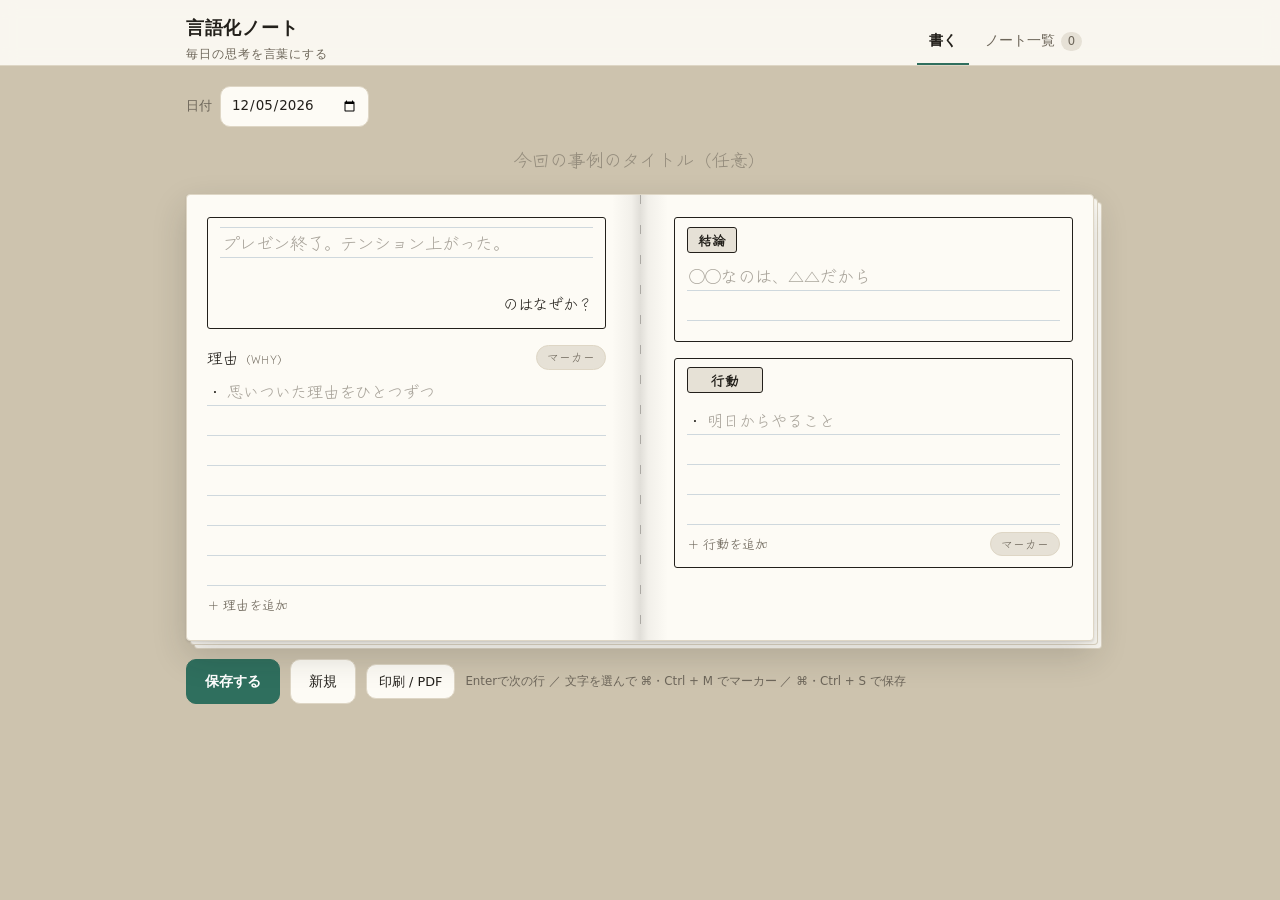
<file: index.html>
<!DOCTYPE html>
<html lang="ja">
<head>
<meta charset="UTF-8">
<meta name="viewport" content="width=device-width, initial-scale=1, viewport-fit=cover">
<meta name="mobile-web-app-capable" content="yes">
<meta name="apple-mobile-web-app-capable" content="yes">
<meta name="apple-mobile-web-app-title" content="言語化ノート">
<meta name="apple-mobile-web-app-status-bar-style" content="default">
<meta name="theme-color" content="#f7f4ee">
<title>言語化ノート</title>
<link rel="preconnect" href="https://fonts.googleapis.com">
<link rel="preconnect" href="https://fonts.gstatic.com" crossorigin>
<link rel="stylesheet" href="https://fonts.googleapis.com/css2?family=Zen+Kurenaido&display=swap">
<link rel="stylesheet" href="assets/style.css">
<link rel="manifest" href="manifest.webmanifest" data-pwa>
<link rel="apple-touch-icon" href="assets/icon-180.png" data-pwa>
<link rel="icon" href="data:image/svg+xml,<svg xmlns='http://www.w3.org/2000/svg' viewBox='0 0 100 100'><text y='.9em' font-size='90'>📓</text></svg>">
</head>
<body>
<header class="app-header">
  <div class="app-header__inner">
    <h1 class="app-title">言語化ノート<span class="app-title__sub">毎日の思考を言葉にする</span></h1>
    <nav class="tabs" role="tablist">
      <button class="tab is-active" role="tab" data-view="write" aria-selected="true">書く</button>
      <button class="tab" role="tab" data-view="list" aria-selected="false">ノート一覧<span class="tab__count" id="tabCount">0</span></button>
    </nav>
  </div>
</header>

<main>
  <!-- ============ 書く ============ -->
  <section id="view-write" class="view is-active">
    <div class="toolbar no-print">
      <label class="field-date">
        <span>日付</span>
        <input type="date" id="entryDate">
      </label>
      <div class="toolbar__spacer"></div>
      <span class="streak" id="streak"></span>
      <span class="sync" id="sync" hidden></span>
    </div>

    <input type="text" id="entryTitle" class="spread-title" placeholder="今回の事例のタイトル（任意）">

    <!-- 見開きノート -->
    <div class="spread">
      <!-- 左ページ：問い＋理由 -->
      <div class="page page--left">
        <div class="boxed boxed--question">
          <textarea id="fWhat" class="question ruled" rows="1" placeholder="プレゼン終了。テンション上がった。"></textarea>
          <span class="question__suffix">のはなぜか？</span>
        </div>

        <div class="list-block" data-list="why">
          <div class="block__label">
            <span>理由<span class="en">（WHY）</span></span>
            <button type="button" class="mark-btn" data-mark="whyLines" title="選択した言葉にマーカー（Ctrl / ⌘ + M）">マーカー</button>
          </div>
          <ul class="lines ruled" id="whyLines"></ul>
          <button type="button" class="add-line" data-add="whyLines">＋ 理由を追加</button>
        </div>
      </div>

      <!-- 右ページ：結論＋行動 -->
      <div class="page page--right">
        <div class="boxed">
          <span class="chip">結論</span>
          <textarea id="fConclusion" class="conclusion ruled" rows="2" placeholder="◯◯なのは、△△だから"></textarea>
        </div>

        <div class="boxed list-block" data-list="action">
          <span class="chip chip--filled"><input type="text" id="actionLabel" class="chip__input" value="行動" maxlength="8" aria-label="欄の見出し（自由にアレンジ）"></span>
          <ul class="lines ruled" id="actionLines"></ul>
          <div class="list-block__foot">
            <button type="button" class="add-line" data-add="actionLines">＋ 行動を追加</button>
            <button type="button" class="mark-btn" data-mark="actionLines" title="選択した言葉にマーカー（Ctrl / ⌘ + M）">マーカー</button>
          </div>
        </div>
      </div>
    </div>

    <div class="actions no-print">
      <button class="btn btn--primary" id="saveBtn" type="button">保存する</button>
      <button class="btn" id="newBtn" type="button">新規</button>
      <button class="btn btn--small" id="printBtn" type="button">印刷 / PDF</button>
      <button class="btn btn--ghost" id="deleteBtn" type="button" hidden>削除</button>
      <span class="hint">Enterで次の行 ／ 文字を選んで ⌘・Ctrl + M でマーカー ／ ⌘・Ctrl + S で保存</span>
    </div>
  </section>

  <!-- ============ 一覧 ============ -->
  <section id="view-list" class="view">
    <div class="toolbar">
      <input type="search" id="search" class="search" placeholder="キーワードで検索（本文・日付）">
      <div class="toolbar__spacer"></div>
      <div class="menu">
        <button class="btn btn--small" id="exportMdBtn" type="button">Markdown書き出し</button>
        <button class="btn btn--small" id="exportBtn" type="button">バックアップ</button>
        <label class="btn btn--small" for="importInput">読み込み</label>
        <input type="file" id="importInput" accept="application/json" hidden>
      </div>
    </div>
    <div id="entryList" class="entry-list"></div>
  </section>
</main>

<button type="button" id="markFloat" class="mark-float">選んだ言葉にマーカー</button>

<div id="toast" class="toast" role="status" aria-live="polite"></div>

<script src="assets/app.js"></script>
<script data-pwa>
  // ホーム画面から開いたときもオフラインで動くようにする（https配信時のみ）
  if ('serviceWorker' in navigator && location.protocol === 'https:') {
    addEventListener('load', () => navigator.serviceWorker.register('sw.js').catch(() => {}));
  }
</script>
</body>
</html>
</file>
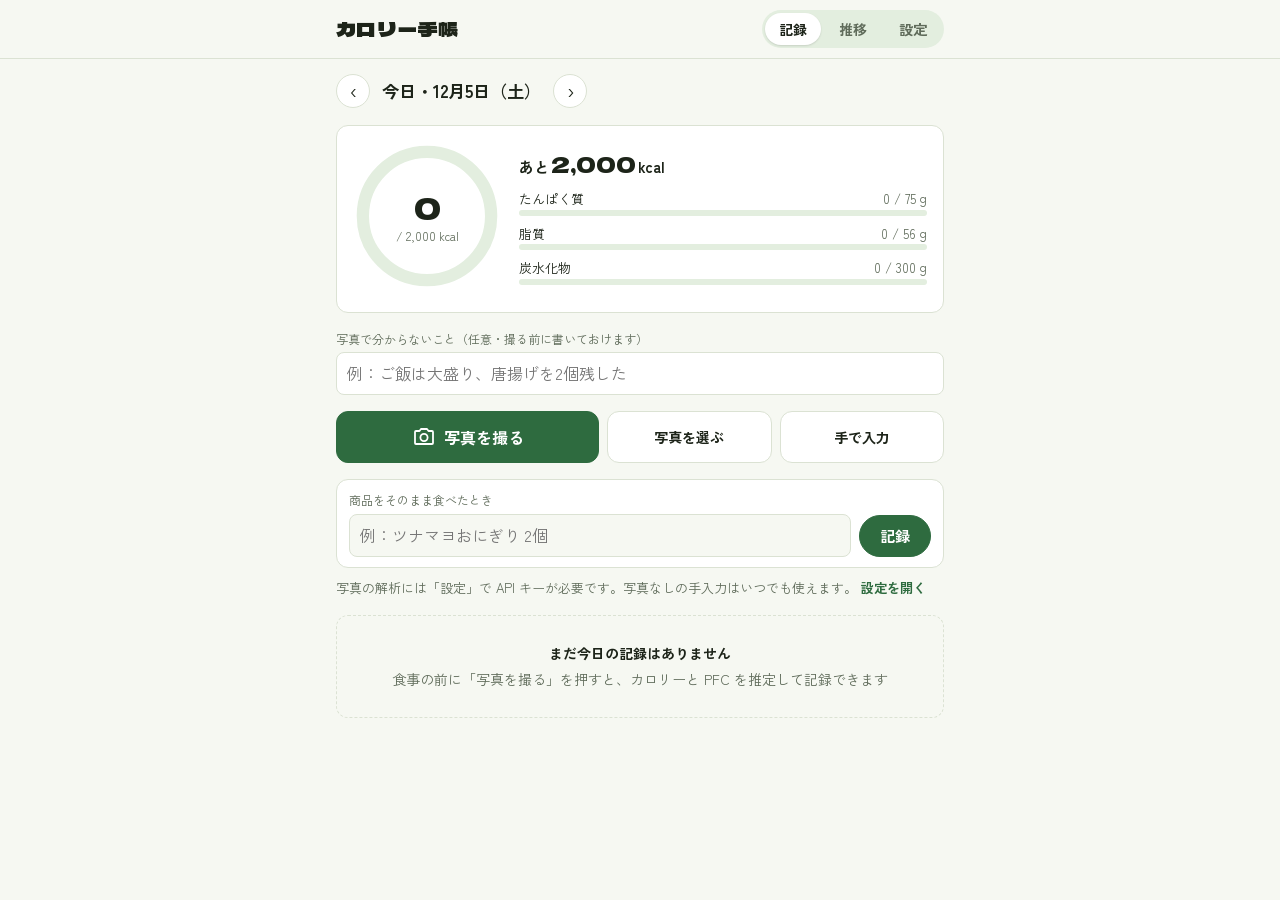
<file: calorie/index.html>
<!DOCTYPE html>
<html lang="ja">
<head>
<meta charset="UTF-8">
<meta name="viewport" content="width=device-width, initial-scale=1, viewport-fit=cover">
<meta name="claude:viewport-fit-sides" content="cover">
<meta name="mobile-web-app-capable" content="yes">
<meta name="apple-mobile-web-app-capable" content="yes">
<meta name="apple-mobile-web-app-title" content="カロリー手帳">
<meta name="theme-color" content="#f6f8f2">
<title>カロリー手帳</title>
<link rel="preconnect" href="https://fonts.googleapis.com">
<link rel="preconnect" href="https://fonts.gstatic.com" crossorigin>
<link rel="stylesheet" href="https://fonts.googleapis.com/css2?family=Dela+Gothic+One&family=Zen+Kaku+Gothic+New:wght@400;500;700&display=swap">
<link rel="stylesheet" href="assets/style.css">
<link rel="manifest" href="manifest.webmanifest" data-pwa>
<link rel="apple-touch-icon" href="assets/icon.svg" data-pwa>
<link rel="icon" href="assets/icon.svg" data-pwa>
</head>
<body>
<header class="app-header">
  <div class="app-header__inner">
    <h1 class="app-title">カロリー手帳</h1>
    <nav class="tabs" role="tablist">
      <button class="tab is-active" role="tab" data-view="day" aria-selected="true">記録</button>
      <button class="tab" role="tab" data-view="week" aria-selected="false">推移</button>
      <button class="tab" role="tab" data-view="settings" aria-selected="false">設定</button>
    </nav>
  </div>
</header>

<main>
  <!-- ============ 記録（1日分）============ -->
  <section id="view-day" class="view is-active">
    <div class="day-nav">
      <button type="button" class="icon-btn" id="prevDay" aria-label="前の日">‹</button>
      <label class="day-nav__date">
        <span id="dayLabel"></span>
        <input type="date" id="dayInput" aria-label="日付を選ぶ">
      </label>
      <button type="button" class="icon-btn" id="nextDay" aria-label="次の日">›</button>
      <button type="button" class="text-btn" id="todayBtn" hidden>今日</button>
      <span class="sync" id="sync" hidden></span>
    </div>

    <!-- 1日の合計 -->
    <div class="summary">
      <div class="ring" id="ring" role="img" aria-label="">
        <svg viewBox="0 0 120 120" aria-hidden="true">
          <circle class="ring__track" cx="60" cy="60" r="52"></circle>
          <circle class="ring__value" id="ringValue" cx="60" cy="60" r="52"></circle>
        </svg>
        <div class="ring__text">
          <span class="ring__num" id="eatenKcal">0</span>
          <span class="ring__unit">/ <span id="goalKcal">2000</span> kcal</span>
        </div>
      </div>
      <div class="summary__side">
        <p class="remain" id="remain"></p>
        <div class="meters" id="meters"></div>
      </div>
    </div>

    <!-- 撮る -->
    <label class="pre-note">
      <span>写真で分からないこと（任意・撮る前に書いておけます）</span>
      <input type="text" id="preNote" autocomplete="off" enterkeyhint="done"
             placeholder="例：ご飯は大盛り、唐揚げを2個残した">
    </label>
    <div class="capture">
      <label class="capture__btn capture__btn--main">
        <input type="file" id="cameraInput" accept="image/*" capture="environment" hidden>
        <svg viewBox="0 0 24 24" aria-hidden="true"><path d="M9 4h6l1.5 2H20a1 1 0 0 1 1 1v11a1 1 0 0 1-1 1H4a1 1 0 0 1-1-1V7a1 1 0 0 1 1-1h3.5L9 4z" fill="none" stroke="currentColor" stroke-width="1.8" stroke-linejoin="round"/><circle cx="12" cy="12.5" r="3.6" fill="none" stroke="currentColor" stroke-width="1.8"/></svg>
        写真を撮る
      </label>
      <label class="capture__btn">
        <input type="file" id="libraryInput" accept="image/*" hidden>
        写真を選ぶ
      </label>
      <button type="button" class="capture__btn" id="manualBtn">手で入力</button>
    </div>
    <form class="product" id="productForm">
      <label class="product__field">
        <span>商品をそのまま食べたとき</span>
        <input type="text" id="productInput" list="productList" autocomplete="off" enterkeyhint="done"
               placeholder="例：ツナマヨおにぎり 2個">
      </label>
      <datalist id="productList"></datalist>
      <button type="submit" class="btn btn--primary" id="productBtn">記録</button>
    </form>
    <p class="engine-note" id="engineNote" hidden></p>

    <!-- 解析と編集 -->
    <section class="editor" id="editor" hidden aria-label="食事の内容">
      <div class="editor__head">
        <img id="editorPhoto" class="editor__photo" alt="" hidden>
        <div class="editor__meta">
          <div class="seg" id="mealType" role="radiogroup" aria-label="食事の種類">
            <button type="button" data-type="breakfast" role="radio">朝食</button>
            <button type="button" data-type="lunch" role="radio">昼食</button>
            <button type="button" data-type="dinner" role="radio">夕食</button>
            <button type="button" data-type="snack" role="radio">間食</button>
          </div>
          <label class="field-inline">時刻 <input type="time" id="mealTime"></label>
        </div>
      </div>

      <!-- 写真では伝わらないことを文章で補う -->
      <div class="note-box">
        <label class="note-box__label" for="hintInput" id="hintLabel">写真で分からないことを書く</label>
        <div class="questions" id="questions" hidden></div>
        <div class="hint-row">
          <textarea id="hintInput" rows="2" enterkeyhint="send"
                    placeholder="例：ご飯は大盛り。中身は豚肉。ドレッシングは半分だけかけた"></textarea>
          <button type="button" class="btn btn--ghost" id="reanalyzeBtn">補足して再計算</button>
        </div>
        <ul class="notes" id="notesList" hidden></ul>
      </div>

      <div class="status" id="status" hidden>
        <span class="spinner" aria-hidden="true"></span>
        <span id="statusText">写真を解析しています…</span>
        <button type="button" class="text-btn" id="stopBtn">中止</button>
      </div>
      <p class="ai-note" id="aiNote" hidden></p>

      <!-- 栄養成分表示 -->
      <div class="label" id="labelBox">
        <div class="label__title">栄養成分表示<span>（推定）</span></div>
        <div class="items" id="items"></div>
        <button type="button" class="add-item" id="addItem">＋ 品目を追加</button>
        <dl class="label__total" id="labelTotal"></dl>
      </div>

      <div class="editor__actions">
        <button type="button" class="btn btn--ghost" id="cancelBtn">やめる</button>
        <button type="button" class="btn btn--danger" id="deleteBtn" hidden>削除</button>
        <button type="button" class="btn btn--primary" id="saveBtn">記録する</button>
      </div>
    </section>

    <!-- その日の食事 -->
    <div class="meals" id="meals"></div>
  </section>

  <!-- ============ 推移 ============ -->
  <section id="view-week" class="view">
    <div class="week-head">
      <h2 class="section-title">直近7日</h2>
      <p class="week-avg" id="weekAvg"></p>
    </div>
    <div class="export-row">
      <label class="field-inline">期間
        <select id="exportRange">
          <option value="7">直近7日</option>
          <option value="30" selected>直近30日</option>
          <option value="all">すべて</option>
        </select>
      </label>
      <button type="button" class="btn btn--ghost" id="excelBtn">Excel に書き出す</button>
    </div>
    <div class="chart" id="weekChart"></div>
    <p class="chart-tip" id="chartTip">棒をタップするとその日の記録を開きます</p>
    <div class="table-wrap">
      <table class="week-table" id="weekTable">
        <thead><tr><th>日付</th><th>kcal</th><th>P</th><th>F</th><th>C</th><th>食事</th></tr></thead>
        <tbody></tbody>
      </table>
    </div>
  </section>

  <!-- ============ 設定 ============ -->
  <section id="view-settings" class="view">
    <form class="card" id="goalForm">
      <h2 class="section-title">1日の目標</h2>
      <label class="field">目標エネルギー（kcal）
        <input type="number" id="goalInput" min="800" max="6000" step="10" inputmode="numeric">
      </label>
      <details class="calc">
        <summary>体格から目安を計算する</summary>
        <div class="calc__grid">
          <label class="field">性別
            <select id="pSex"><option value="female">女性</option><option value="male">男性</option></select>
          </label>
          <label class="field">年齢<input type="number" id="pAge" min="10" max="100" inputmode="numeric"></label>
          <label class="field">身長（cm）<input type="number" id="pHeight" min="100" max="230" inputmode="decimal"></label>
          <label class="field">体重（kg）<input type="number" id="pWeight" min="25" max="250" step="0.1" inputmode="decimal"></label>
          <label class="field field--wide">ふだんの活動量
            <select id="pActivity">
              <option value="1.5">低い（座っていることが多い）</option>
              <option value="1.75" selected>ふつう（通勤・家事・軽い運動）</option>
              <option value="2.0">高い（立ち仕事・よく運動する）</option>
            </select>
          </label>
          <label class="field field--wide">目的
            <select id="pPlan">
              <option value="-400">減量（1日 -400kcal）</option>
              <option value="0" selected>維持</option>
              <option value="300">増量（1日 +300kcal）</option>
            </select>
          </label>
        </div>
        <p class="calc__out" id="calcOut"></p>
        <button type="button" class="btn btn--ghost" id="applyCalc">この値を目標にする</button>
      </details>
      <button type="submit" class="btn btn--primary">保存</button>
    </form>

    <form class="card" id="keyForm">
      <h2 class="section-title">写真の解析</h2>
      <p class="card__lead" id="engineState"></p>
      <label class="field">Anthropic API キー
        <input type="password" id="apiKey" autocomplete="off" spellcheck="false" placeholder="sk-ant-…">
      </label>
      <p class="card__note">キーはこの端末のブラウザにだけ保存され、解析時に Anthropic へ直接送られます。claude.ai 上で開いているときはキーは不要です。</p>
      <div class="row">
        <button type="submit" class="btn btn--primary">キーを保存</button>
        <button type="button" class="btn btn--ghost" id="clearKey">キーを消す</button>
      </div>
    </form>

    <div class="card">
      <h2 class="section-title">データ</h2>
      <p class="card__note" id="dataState"></p>
      <div class="row">
        <button type="button" class="btn btn--ghost" id="exportBtn">バックアップを書き出す</button>
        <label class="btn btn--ghost">読み込む<input type="file" id="importInput" accept="application/json,.json" hidden></label>
      </div>
    </div>
  </section>
</main>

<div class="toast" id="toast" role="status" aria-live="polite"></div>

<script src="assets/app.js"></script>
<script data-pwa>
  if ('serviceWorker' in navigator && location.protocol === 'https:') {
    addEventListener('load', () => navigator.serviceWorker.register('sw.js').catch(() => {}));
  }
</script>
</body>
</html>
</file>
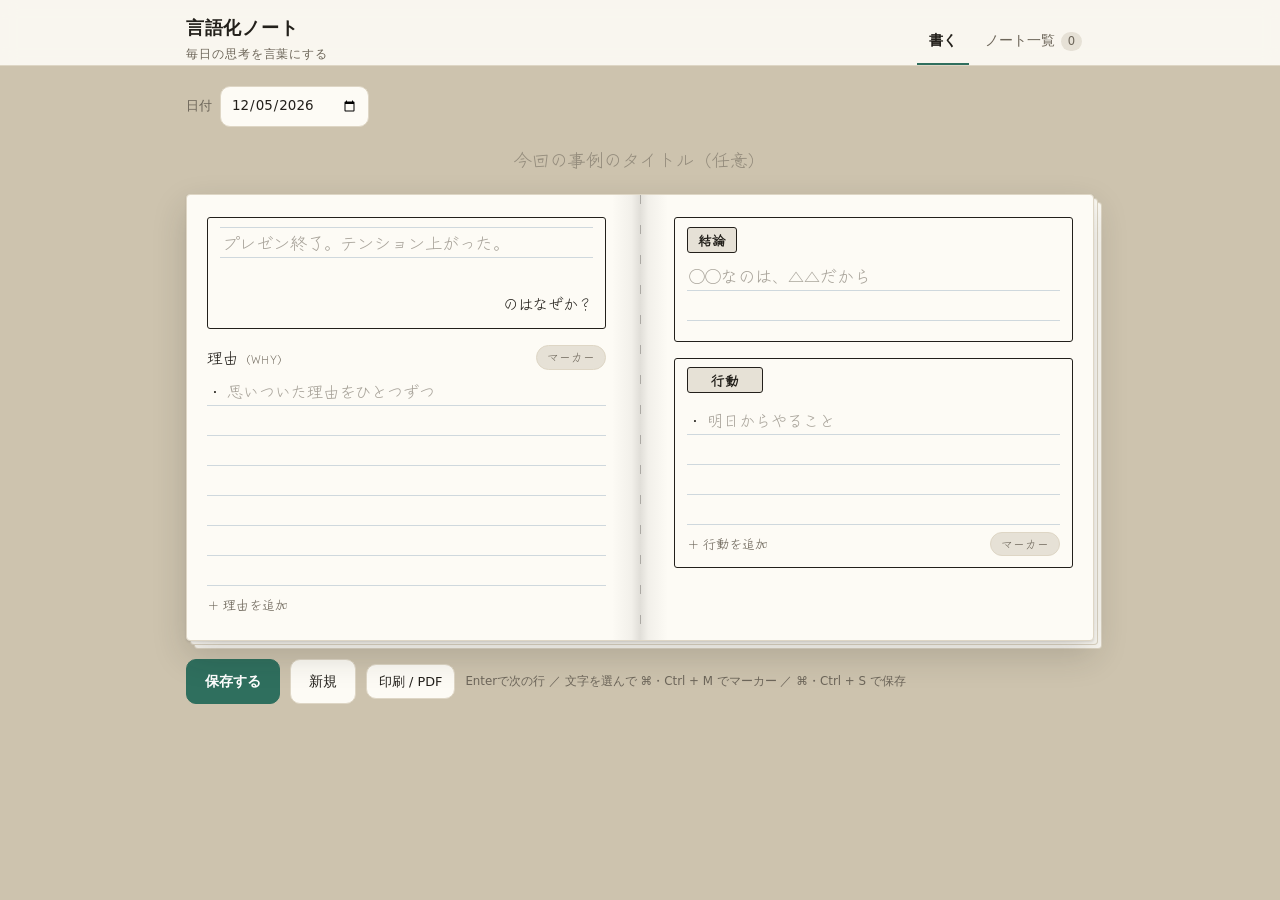
<file: standalone.html>
<!DOCTYPE html>
<html lang="ja">
<head>
<meta charset="UTF-8">
<meta name="viewport" content="width=device-width, initial-scale=1, viewport-fit=cover">
<meta name="mobile-web-app-capable" content="yes">
<meta name="apple-mobile-web-app-capable" content="yes">
<meta name="apple-mobile-web-app-title" content="言語化ノート">
<meta name="apple-mobile-web-app-status-bar-style" content="default">
<meta name="theme-color" content="#f7f4ee">
<title>言語化ノート</title>
<link rel="preconnect" href="https://fonts.googleapis.com">
<link rel="preconnect" href="https://fonts.gstatic.com" crossorigin>
<link rel="stylesheet" href="https://fonts.googleapis.com/css2?family=Zen+Kurenaido&display=swap">
<style>
/* ===== 言語化ノート : 手書きの見開きノートを思わせるUI ===== */
:root {
  --paper:      #fdfbf5;   /* ノートの紙 */
  --paper-edge: #cdc3ae;   /* ノートを置いている机 */
  --ink:        #23201b;
  --ink-soft:   #6d665a;
  --line:       #ded6c5;
  --rule:       #cfd8dd;   /* 罫線 */
  --accent:     #2f6f5e;
  --accent-ink: #ffffff;
  --band:       #e6e1d6;
  --marker:     #ffdf5e;   /* 蛍光ペン */
  --marker-ink: #23201b;
  --danger:     #a4402f;
  --radius:     10px;
  --rule-step:  30px;      /* 罫線の間隔（行の高さと揃える） */
  --shadow:     0 1px 2px rgba(35,32,27,.10), 0 14px 34px rgba(35,32,27,.18);
}
/* 端末の設定が暗いとき（明るいテーマを選んでいる人は除く） */
@media (prefers-color-scheme: dark) {
  :root:not([data-theme="light"]) {
    --paper:      #1f1e1b;
    --paper-edge: #0e0d0c;
    --ink:        #ece7dd;
    --ink-soft:   #9c948a;
    --line:       #3a372f;
    --rule:       #33383c;
    --accent:     #6fb59d;
    --accent-ink: #10201b;
    --band:       #2f2c26;
    --marker:     #c9a23f;
    --marker-ink: #1a1814;
    --danger:     #e0836f;
    --shadow:     0 1px 2px rgba(0,0,0,.5), 0 14px 34px rgba(0,0,0,.45);
  }
}
/* 明るい／暗いを自分で選んでいるとき */
:root[data-theme="dark"] {
  --paper:    #1f1e1b;
  --paper-edge: #0e0d0c;
  --ink:    #ece7dd;
  --ink-soft:   #9c948a;
  --line:     #3a372f;
  --rule:     #33383c;
  --accent:   #6fb59d;
  --accent-ink: #10201b;
  --band:     #2f2c26;
  --marker:   #c9a23f;
  --marker-ink: #1a1814;
  --danger:   #e0836f;
  --shadow:   0 1px 2px rgba(0,0,0,.5), 0 14px 34px rgba(0,0,0,.45);
}

/* ノートに書く文字は手書き風、画面の操作まわりは読みやすいゴシック */
:root {
  --font-hand: "Zen Kurenaido", "Hiragino Maru Gothic ProN", "Yu Gothic Medium", "Noto Sans JP", sans-serif;
}

* { box-sizing: border-box; }
html { -webkit-text-size-adjust: 100%; }
body {
  margin: 0;
  background: var(--paper-edge);
  color: var(--ink);
  font-family: "Hiragino Sans", "Noto Sans JP", "Yu Gothic Medium", "Yu Gothic", Meiryo, system-ui, sans-serif;
  font-size: 16px;
  line-height: 1.7;
}
main { max-width: 940px; margin: 0 auto; padding: 20px 16px 96px; }

/* ---- header ---- */
.app-header {
  position: sticky; top: 0; z-index: 10;
  background: color-mix(in srgb, var(--paper) 92%, transparent);
  backdrop-filter: blur(8px);
  border-bottom: 1px solid var(--line);
}
.app-header__inner {
  max-width: 940px; margin: 0 auto; padding: 12px 16px 0;
  display: flex; flex-wrap: wrap; align-items: baseline; gap: 4px 16px;
}
.app-title { font-size: 1.15rem; margin: 0; letter-spacing: .04em; }
.app-title__sub {
  display: block; font-size: .72rem; font-weight: 400;
  color: var(--ink-soft); letter-spacing: .08em; margin-top: 2px;
}
.tabs { margin-left: auto; display: flex; gap: 4px; align-self: flex-end; }
.tab {
  appearance: none; border: 0; background: none; cursor: pointer;
  font: inherit; font-size: .9rem; color: var(--ink-soft);
  padding: 10px 12px; border-bottom: 2px solid transparent;
}
.tab.is-active { color: var(--ink); border-bottom-color: var(--accent); font-weight: 700; }
.tab__count {
  display: inline-block; margin-left: 6px; padding: 0 7px;
  border-radius: 99px; background: var(--band); font-size: .72rem; line-height: 1.6;
}

/* ---- views / toolbar ---- */
.view { display: none; animation: fade .18s ease; }
.view.is-active { display: block; }
@keyframes fade { from { opacity: 0; transform: translateY(4px); } to { opacity: 1; } }

.toolbar { display: flex; align-items: center; gap: 10px; flex-wrap: wrap; margin-bottom: 14px; }
.toolbar__spacer { flex: 1; }
.field-date { display: inline-flex; align-items: center; gap: 8px; font-size: .84rem; color: var(--ink-soft); }
input[type="date"], .search {
  font: inherit; color: var(--ink); background: var(--paper);
  border: 1px solid var(--line); border-radius: var(--radius); padding: 7px 10px;
}
.search { flex: 1 1 240px; min-width: 0; }
.streak { font-size: .8rem; color: var(--ink-soft); }
.sync { font-size: .74rem; color: var(--accent); white-space: nowrap; }

/* ---- 見開きの上のタイトル ---- */
.spread-title {
  display: block; width: 100%; margin: 0 auto 14px; padding: 4px;
  font: inherit; font-family: var(--font-hand); font-size: 1.1rem; font-weight: 700; text-align: center;
  color: var(--ink); background: transparent; border: 0; border-bottom: 1px dashed transparent;
}
.spread-title:focus { outline: none; border-bottom-color: var(--line); }
.spread-title::placeholder { color: color-mix(in srgb, var(--ink-soft) 60%, transparent); font-weight: 400; }

/* ---- 見開きノート ---- */
.spread {
  position: relative;
  display: grid; grid-template-columns: 1fr 1fr; gap: 0;
  background: var(--paper);
  border: 1px solid var(--line); border-radius: 4px;
  font-family: var(--font-hand);
  /* 下に紙が重なっているように見せる */
  box-shadow: var(--shadow),
              4px 4px 0 -1px var(--paper), 4px 4px 0 0 var(--line),
              8px 8px 0 -1px var(--paper), 8px 8px 0 0 var(--line);
}
/* 綴じ目の影と綴じ糸 */
.spread::before, .spread::after {
  content: ''; position: absolute; top: 0; bottom: 0; left: 50%;
  pointer-events: none;
}
.spread::before {
  width: 56px; transform: translateX(-50%);
  background: linear-gradient(90deg,
    rgba(35,32,27,0) 0%, rgba(35,32,27,.05) 35%, rgba(35,32,27,.13) 50%,
    rgba(35,32,27,.05) 65%, rgba(35,32,27,0) 100%);
}
.spread::after {
  width: 1px; margin-left: -.5px;
  background: repeating-linear-gradient(180deg,
    color-mix(in srgb, var(--ink) 28%, transparent) 0 9px, transparent 9px 30px);
}
.page {
  padding: 22px 20px; display: grid; gap: 16px; align-content: start; min-width: 0;
}
.page--left  { padding-right: 34px; }
.page--right { padding-left: 34px; }

/* 枠つきブロック（問い・結論・行動） */
.boxed { border: 1.5px solid var(--ink); border-radius: 3px; padding: 8px 12px 10px; }
.boxed--question { display: grid; gap: 2px; }
.chip {
  display: inline-block; font-family: var(--font-hand);
  border: 1.5px solid var(--ink); border-radius: 3px;
  background: var(--band); padding: 1px 10px; font-size: .84rem; font-weight: 700;
  letter-spacing: .08em; margin-bottom: 6px;
}
.chip--filled { padding: 1px 6px; }
.list-block > .chip { justify-self: start; }
.chip__input {
  font: inherit; font-weight: 700; letter-spacing: .08em; color: var(--ink);
  background: transparent; border: 0; padding: 0 2px; width: 4.6em; text-align: center;
}
.chip__input:focus { outline: 1px dashed var(--accent); outline-offset: 2px; }

/* 見出し（理由） */
.block__label {
  display: flex; align-items: center; justify-content: space-between; gap: 8px;
  font-family: var(--font-hand); font-size: .95rem; letter-spacing: .06em;
}
.block__label .en { font-size: .72rem; font-weight: 400; color: var(--ink-soft); letter-spacing: .02em; }

/* ---- 入力欄 ---- */
textarea {
  font: inherit; font-family: var(--font-hand); color: var(--ink); background: transparent;
  border: 0; padding: 2px; resize: none; width: 100%; line-height: var(--rule-step); overflow: hidden;
}
/* 書く場所にはノートの罫線を敷く */
.ruled {
  background-image: repeating-linear-gradient(180deg,
    transparent 0 calc(var(--rule-step) - 1px), var(--rule) calc(var(--rule-step) - 1px) var(--rule-step));
}
textarea.ruled { background-position: 0 2px; }
.lines.ruled { background-position: 0 0; }
textarea:focus { outline: none; }
textarea::placeholder, .line__text:empty::before { color: color-mix(in srgb, var(--ink-soft) 60%, transparent); }
.question { font-size: 1.06rem; min-height: calc(var(--rule-step) * 2); }
.question__suffix { display: block; text-align: right; font-size: .95rem; line-height: var(--rule-step); }
.conclusion { font-size: 1.06rem; min-height: calc(var(--rule-step) * 2); }

/* ---- 箇条書き（理由・行動） ---- */
.lines { list-style: none; margin: 0; padding: 0; display: grid; gap: 0; }
#whyLines { min-height: calc(var(--rule-step) * 7); }
#actionLines { min-height: calc(var(--rule-step) * 4); }
.lines { font-family: var(--font-hand); }
.line { display: grid; grid-template-columns: 1em 1fr auto; align-items: start; gap: 2px; }
.line__bullet { color: var(--ink); line-height: var(--rule-step); user-select: none; }
.line__text {
  line-height: var(--rule-step); padding: 0 2px; min-height: var(--rule-step);
  word-break: break-word; outline: none;
}
.line__text:focus { background-color: color-mix(in srgb, var(--accent) 6%, transparent); }
.line__text:empty::before { content: attr(data-placeholder); }
.line__del {
  appearance: none; border: 0; background: none; cursor: pointer; font: inherit;
  color: var(--ink-soft); opacity: 0; padding: 0 4px; line-height: 1.85;
}
.line:hover .line__del, .line:focus-within .line__del { opacity: .7; }
.line__del:hover { opacity: 1; color: var(--danger); }

mark {
  color: var(--marker-ink);
  background: transparent;
  /* 下から文字の高さぶんを塗る＝蛍光ペンを引いた見た目 */
  box-shadow: inset 0 -0.95em 0 0 var(--marker), inset 0 -1.05em 0 0 color-mix(in srgb, var(--marker) 55%, transparent);
  padding: 0 .18em; border-radius: .15em;
}

.list-block { display: grid; gap: 6px; align-content: start; }
.list-block__foot { display: flex; align-items: center; justify-content: space-between; gap: 8px; }
.add-line {
  appearance: none; border: 0; background: none; cursor: pointer; font: inherit;
  font-size: .8rem; color: var(--ink-soft); padding: 2px 0; justify-self: start;
}
.add-line:hover { color: var(--accent); }
.mark-btn {
  appearance: none; cursor: pointer; font: inherit; font-size: .74rem;
  color: var(--ink-soft); background: var(--band); border: 1px solid var(--line);
  border-radius: 99px; padding: 1px 10px; white-space: nowrap;
}
.mark-btn:hover { color: var(--ink); border-color: var(--accent); }

/* ---- 選択中に浮かぶマーカーボタン ---- */
.mark-float {
  position: fixed; left: 50%; bottom: 26px; z-index: 30;
  transform: translate(-50%, 10px); opacity: 0; pointer-events: none;
  font: inherit; font-size: .9rem; font-weight: 700; cursor: pointer;
  background: var(--accent); color: var(--accent-ink); border: 0;
  border-radius: 99px; padding: 12px 24px;
  box-shadow: 0 6px 20px rgba(35,32,27,.28);
  transition: opacity .15s ease, transform .15s ease;
}
.mark-float.is-shown { opacity: 1; pointer-events: auto; transform: translate(-50%, 0); }

/* ---- actions ---- */
.actions { display: flex; align-items: center; gap: 10px; flex-wrap: wrap; margin-top: 18px; }
.btn {
  font: inherit; font-size: .9rem; cursor: pointer;
  background: var(--paper); color: var(--ink);
  border: 1px solid var(--line); border-radius: var(--radius);
  padding: 9px 18px; transition: transform .06s ease, background .15s ease;
}
.btn:hover { background: var(--band); }
.btn:active { transform: translateY(1px); }
.btn--primary { background: var(--accent); color: var(--accent-ink); border-color: var(--accent); font-weight: 700; }
.btn--primary:hover { background: color-mix(in srgb, var(--accent) 85%, #000); }
.btn--ghost { color: var(--danger); border-color: color-mix(in srgb, var(--danger) 40%, transparent); }
.btn--small { padding: 6px 12px; font-size: .8rem; }
.menu { display: flex; gap: 6px; flex-wrap: wrap; }
.hint { font-size: .74rem; color: var(--ink-soft); }

/* ---- 一覧 ---- */
.entry-list { display: grid; gap: 12px; }
.entry {
  background: var(--paper); border: 1px solid var(--line);
  border-radius: var(--radius); padding: 14px 16px; box-shadow: var(--shadow);
  cursor: pointer;
}
.entry:hover { border-color: var(--accent); }
.entry__date { font-size: .76rem; color: var(--ink-soft); letter-spacing: .08em; }
.entry__title { font-size: .78rem; color: var(--accent); margin-left: 8px; }
.entry__what { font-weight: 700; margin: 4px 0 0; }
.entry__conclusion {
  margin: 8px 0 0; padding-left: 10px; border-left: 3px solid var(--band);
  font-size: .9rem; color: var(--ink-soft); white-space: pre-wrap;
}
.entry__meta { margin: 8px 0 0; font-size: .74rem; color: var(--ink-soft); }
.empty { text-align: center; color: var(--ink-soft); padding: 48px 12px; font-size: .9rem; }

/* ---- toast ---- */
.toast {
  position: fixed; left: 50%; bottom: 24px; transform: translate(-50%, 16px);
  background: var(--ink); color: var(--paper); padding: 10px 20px;
  border-radius: 99px; font-size: .85rem; opacity: 0; pointer-events: none;
  transition: opacity .2s ease, transform .2s ease; z-index: 20;
}
.toast.is-shown { opacity: 1; transform: translate(-50%, 0); }

/* ---- 狭い画面（スマホ）：見開きを上下に、操作は下端に固定 ---- */
@media (max-width: 700px) {
  main { padding: 16px 12px 108px; }
  .spread { grid-template-columns: 1fr; }
  .spread::before, .spread::after { display: none; }
  .app-title__sub { display: none; }
  .app-title { font-size: 1rem; }
  .page { padding: 16px 14px; }
  .page--left  { padding-right: 14px; padding-bottom: 4px; }
  .page--right { padding-left: 14px; padding-top: 4px; }
  /* 上下に並ぶ2ページの境目 */
  .page--right { border-top: 1px dashed var(--line); }
  .toolbar { gap: 8px; }

  /* 指で押せる大きさに */
  .btn { padding: 12px 16px; }
  .btn--small { padding: 9px 14px; }
  .add-line { padding: 8px 0; font-size: .86rem; }
  .line__del { opacity: .45; padding: 4px 6px; min-width: 32px; }
  .mark-btn { padding: 6px 14px; }

  /* 保存バーを画面下に固定する */
  .actions {
    position: fixed; left: 0; right: 0; bottom: 0; z-index: 15; margin: 0;
    gap: 8px; padding: 10px 12px calc(10px + env(safe-area-inset-bottom, 0px));
    background: var(--paper); border-top: 1px solid var(--line);
    box-shadow: 0 -4px 18px rgba(35,32,27,.10);
  }
  .actions .hint { display: none; }
  .actions .btn--primary { flex: 1; }
  .mark-float { bottom: calc(84px + env(safe-area-inset-bottom, 0px)); }

  #view-list { padding-bottom: 8px; }
}

/* ---- 印刷 ---- */
@media print {
  body { background: #fff; }
  .app-header, .no-print, #view-list { display: none !important; }
  main { padding: 0; max-width: none; }
  .spread { grid-template-columns: 1fr 1fr; box-shadow: none; break-inside: avoid; }
  .add-line, .mark-btn, .line__del { display: none !important; }
  mark { background: linear-gradient(transparent 58%, #d8d8d8 58%); }
}
</style>
<link rel="icon" href="data:image/svg+xml,<svg xmlns='http://www.w3.org/2000/svg' viewBox='0 0 100 100'><text y='.9em' font-size='90'>📓</text></svg>">
</head>
<body>
<header class="app-header">
  <div class="app-header__inner">
    <h1 class="app-title">言語化ノート<span class="app-title__sub">毎日の思考を言葉にする</span></h1>
    <nav class="tabs" role="tablist">
      <button class="tab is-active" role="tab" data-view="write" aria-selected="true">書く</button>
      <button class="tab" role="tab" data-view="list" aria-selected="false">ノート一覧<span class="tab__count" id="tabCount">0</span></button>
    </nav>
  </div>
</header>

<main>
  <!-- ============ 書く ============ -->
  <section id="view-write" class="view is-active">
    <div class="toolbar no-print">
      <label class="field-date">
        <span>日付</span>
        <input type="date" id="entryDate">
      </label>
      <div class="toolbar__spacer"></div>
      <span class="streak" id="streak"></span>
      <span class="sync" id="sync" hidden></span>
    </div>

    <input type="text" id="entryTitle" class="spread-title" placeholder="今回の事例のタイトル（任意）">

    <!-- 見開きノート -->
    <div class="spread">
      <!-- 左ページ：問い＋理由 -->
      <div class="page page--left">
        <div class="boxed boxed--question">
          <textarea id="fWhat" class="question ruled" rows="1" placeholder="プレゼン終了。テンション上がった。"></textarea>
          <span class="question__suffix">のはなぜか？</span>
        </div>

        <div class="list-block" data-list="why">
          <div class="block__label">
            <span>理由<span class="en">（WHY）</span></span>
            <button type="button" class="mark-btn" data-mark="whyLines" title="選択した言葉にマーカー（Ctrl / ⌘ + M）">マーカー</button>
          </div>
          <ul class="lines ruled" id="whyLines"></ul>
          <button type="button" class="add-line" data-add="whyLines">＋ 理由を追加</button>
        </div>
      </div>

      <!-- 右ページ：結論＋行動 -->
      <div class="page page--right">
        <div class="boxed">
          <span class="chip">結論</span>
          <textarea id="fConclusion" class="conclusion ruled" rows="2" placeholder="◯◯なのは、△△だから"></textarea>
        </div>

        <div class="boxed list-block" data-list="action">
          <span class="chip chip--filled"><input type="text" id="actionLabel" class="chip__input" value="行動" maxlength="8" aria-label="欄の見出し（自由にアレンジ）"></span>
          <ul class="lines ruled" id="actionLines"></ul>
          <div class="list-block__foot">
            <button type="button" class="add-line" data-add="actionLines">＋ 行動を追加</button>
            <button type="button" class="mark-btn" data-mark="actionLines" title="選択した言葉にマーカー（Ctrl / ⌘ + M）">マーカー</button>
          </div>
        </div>
      </div>
    </div>

    <div class="actions no-print">
      <button class="btn btn--primary" id="saveBtn" type="button">保存する</button>
      <button class="btn" id="newBtn" type="button">新規</button>
      <button class="btn btn--small" id="printBtn" type="button">印刷 / PDF</button>
      <button class="btn btn--ghost" id="deleteBtn" type="button" hidden>削除</button>
      <span class="hint">Enterで次の行 ／ 文字を選んで ⌘・Ctrl + M でマーカー ／ ⌘・Ctrl + S で保存</span>
    </div>
  </section>

  <!-- ============ 一覧 ============ -->
  <section id="view-list" class="view">
    <div class="toolbar">
      <input type="search" id="search" class="search" placeholder="キーワードで検索（本文・日付）">
      <div class="toolbar__spacer"></div>
      <div class="menu">
        <button class="btn btn--small" id="exportMdBtn" type="button">Markdown書き出し</button>
        <button class="btn btn--small" id="exportBtn" type="button">バックアップ</button>
        <label class="btn btn--small" for="importInput">読み込み</label>
        <input type="file" id="importInput" accept="application/json" hidden>
      </div>
    </div>
    <div id="entryList" class="entry-list"></div>
  </section>
</main>

<button type="button" id="markFloat" class="mark-float">選んだ言葉にマーカー</button>

<div id="toast" class="toast" role="status" aria-live="polite"></div>

<script>
/* ===== 言語化ノート =====
 * 書籍『言語化ノート術』の見開きフォーマットを写したノートアプリ。
 * 左ページ = 問い（メモ WHAT ＋のはなぜか？）と理由（WHY）の箇条書き、
 * 右ページ = 結論と行動（見出しは自由にアレンジ可）。
 * データはブラウザの localStorage にのみ保存する（サーバー送信なし）。
 *
 * entry = {
 *   id, date:'YYYY-MM-DD', title, what, conclusion, actionLabel,
 *   why: [line], action: [line], createdAt, updatedAt
 * }
 * line  = { text:'…', marks:[[start,end], …] }   marks = マーカーを引いた範囲
 */
(() => {
  'use strict';

  const STORE_KEY = 'gengoka-note/entries/v2';
  const LEGACY_KEY = 'gengoka-note/entries/v1';
  const DRAFT_KEY = 'gengoka-note/draft/v2';

  const $ = (id) => document.getElementById(id);
  const el = {
    date: $('entryDate'),
    title: $('entryTitle'),
    what: $('fWhat'),
    conclusion: $('fConclusion'),
    actionLabel: $('actionLabel'),
    whyLines: $('whyLines'),
    actionLines: $('actionLines'),
    saveBtn: $('saveBtn'),
    deleteBtn: $('deleteBtn'),
    list: $('entryList'),
    search: $('search'),
    tabCount: $('tabCount'),
    streak: $('streak'),
    sync: $('sync'),
    markFloat: $('markFloat'),
    toast: $('toast'),
  };
  const PLACEHOLDER = {
    whyLines: '思いついた理由をひとつずつ',
    actionLines: '明日からやること',
  };

  let entries = load();
  let editingId = null;

  /* =========================================================
   * line（テキスト＋マーカー範囲）の操作
   * =======================================================*/
  function normalizeMarks(marks, length) {
    return (Array.isArray(marks) ? marks : [])
      .map(([s, e]) => [Math.max(0, Math.min(s | 0, length)), Math.max(0, Math.min(e | 0, length))])
      .filter(([s, e]) => e > s)
      .sort((a, b) => a[0] - b[0])
      .reduce((acc, range) => {
        const last = acc[acc.length - 1];
        if (last && range[0] <= last[1]) last[1] = Math.max(last[1], range[1]);
        else acc.push(range);
        return acc;
      }, []);
  }

  function makeLine(text = '', marks = []) {
    const value = String(text);
    return { text: value, marks: normalizeMarks(marks, value.length) };
  }

  /** contenteditable の中身を line に変換する（<mark> だけを意味のある要素として読む） */
  function lineFromDom(node) {
    let text = '';
    const marks = [];
    (function walk(parent) {
      parent.childNodes.forEach((child) => {
        if (child.nodeType === Node.TEXT_NODE) {
          text += child.nodeValue;
        } else if (child.nodeName === 'MARK') {
          const start = text.length;
          text += child.textContent;
          marks.push([start, text.length]);
        } else if (child.nodeName === 'BR') {
          text += ' ';
        } else {
          walk(child);
        }
      });
    })(node);
    return makeLine(text, marks);
  }

  /** line を contenteditable に描き直す */
  function lineToDom(node, line) {
    const { text, marks } = makeLine(line.text, line.marks);
    node.textContent = '';
    let pos = 0;
    marks.forEach(([start, end]) => {
      if (start > pos) node.append(text.slice(pos, start));
      const mark = document.createElement('mark');
      mark.textContent = text.slice(start, end);
      node.append(mark);
      pos = end;
    });
    if (pos < text.length) node.append(text.slice(pos));
  }

  /** 文字列としてのオフセットに変換する（マーカーをまたいでも正しく数える） */
  function offsetOf(root, node, offset) {
    const range = document.createRange();
    range.selectNodeContents(root);
    range.setEnd(node, offset);
    return range.toString().length;
  }

  function setCaret(root, offset) {
    const walker = document.createTreeWalker(root, NodeFilter.SHOW_TEXT);
    let seen = 0;
    let node;
    const range = document.createRange();
    while ((node = walker.nextNode())) {
      const len = node.nodeValue.length;
      if (seen + len >= offset) {
        range.setStart(node, offset - seen);
        range.collapse(true);
        break;
      }
      seen += len;
      node = null;
    }
    if (!node) {
      range.selectNodeContents(root);
      range.collapse(false);
    }
    const selection = window.getSelection();
    selection.removeAllRanges();
    selection.addRange(range);
    root.focus({ preventScroll: true });
  }

  function sliceLine(line, from, to) {
    const marks = line.marks
      .map(([s, e]) => [Math.max(s, from) - from, Math.min(e, to) - from])
      .filter(([s, e]) => e > s);
    return makeLine(line.text.slice(from, to), marks);
  }

  function concatLines(a, b) {
    const shift = a.text.length;
    return makeLine(a.text + b.text, [...a.marks, ...b.marks.map(([s, e]) => [s + shift, e + shift])]);
  }

  /* =========================================================
   * 行（li）の組み立て
   * =======================================================*/
  function createRow(listEl, line) {
    const li = document.createElement('li');
    li.className = 'line';

    const bullet = document.createElement('span');
    bullet.className = 'line__bullet';
    bullet.textContent = '・';

    const text = document.createElement('div');
    text.className = 'line__text';
    text.contentEditable = 'true';
    text.dataset.placeholder = PLACEHOLDER[listEl.id] || '';
    lineToDom(text, makeLine(line && line.text, line && line.marks));

    const del = document.createElement('button');
    del.type = 'button';
    del.className = 'line__del';
    del.title = 'この行を削除';
    del.textContent = '×';
    del.addEventListener('click', () => {
      const prev = li.previousElementSibling;
      li.remove();
      if (!listEl.children.length) addRow(listEl);
      else if (prev) focusEnd(prev.querySelector('.line__text'));
      saveDraft();
    });

    text.addEventListener('input', saveDraft);
    text.addEventListener('paste', (ev) => {
      ev.preventDefault();
      const plain = (ev.clipboardData || window.clipboardData).getData('text').replace(/\s*\n\s*/g, ' ');
      document.execCommand('insertText', false, plain);
    });
    text.addEventListener('keydown', (ev) => onRowKeydown(ev, listEl, li, text));

    li.append(bullet, text, del);
    return li;
  }

  function addRow(listEl, line, after) {
    const li = createRow(listEl, line);
    if (after) after.after(li);
    else listEl.append(li);
    return li;
  }

  function focusEnd(node) {
    if (!node) return;
    setCaret(node, lineFromDom(node).text.length);
  }

  function onRowKeydown(ev, listEl, li, text) {
    if (ev.isComposing || ev.keyCode === 229) return; // IMEの変換中は横取りしない
    if (ev.key === 'Enter') {
      ev.preventDefault();
      const line = lineFromDom(text);
      const caret = currentOffset(text);
      lineToDom(text, sliceLine(line, 0, caret));
      const next = addRow(listEl, sliceLine(line, caret, line.text.length), li);
      setCaret(next.querySelector('.line__text'), 0);
      saveDraft();
      return;
    }
    if (ev.key === 'Backspace' && currentOffset(text) === 0 && window.getSelection().isCollapsed) {
      const prev = li.previousElementSibling;
      if (!prev) return;
      ev.preventDefault();
      const prevText = prev.querySelector('.line__text');
      const head = lineFromDom(prevText);
      lineToDom(prevText, concatLines(head, lineFromDom(text)));
      li.remove();
      setCaret(prevText, head.text.length);
      saveDraft();
    }
  }

  function currentOffset(root) {
    const selection = window.getSelection();
    if (!selection.rangeCount || !root.contains(selection.anchorNode)) return 0;
    const range = selection.getRangeAt(0);
    return offsetOf(root, range.startContainer, range.startOffset);
  }

  /* =========================================================
   * マーカー
   * =======================================================*/
  /** いま選択されている範囲が理由・行動の一行の中にあれば、その行を返す */
  function selectedLine() {
    const selection = window.getSelection();
    if (!selection || !selection.rangeCount || selection.isCollapsed) return null;
    const range = selection.getRangeAt(0);
    const anchor = range.startContainer;
    const base = anchor.nodeType === Node.ELEMENT_NODE ? anchor : anchor.parentElement;
    const root = base && base.closest('.line__text');
    return root && root.contains(range.endContainer) ? { root, range } : null;
  }

  function toggleMark() {
    const target = selectedLine();
    if (!target) return toast('理由・行動の文字を選んでからマーカーを押してください');
    const { root, range } = target;

    const from = offsetOf(root, range.startContainer, range.startOffset);
    const to = offsetOf(root, range.endContainer, range.endOffset);
    const line = lineFromDom(root);
    const covered = line.marks.some(([s, e]) => s <= from && e >= to);
    const marks = covered
      ? line.marks.flatMap(([s, e]) => [[s, Math.min(e, from)], [Math.max(s, to), e]])
      : [...line.marks, [from, to]];

    lineToDom(root, makeLine(line.text, marks));
    setCaret(root, to);
    updateMarkFloat();
    saveDraft();
  }

  function updateMarkFloat() {
    el.markFloat.classList.toggle('is-shown', !!selectedLine());
  }

  /* =========================================================
   * 保存領域
   * =======================================================*/
  function toLine(raw) {
    if (typeof raw === 'string') return makeLine(raw);
    return makeLine(raw && raw.text, raw && raw.marks);
  }

  function toLines(raw) {
    if (Array.isArray(raw)) return raw.map(toLine).filter((l) => l.text.trim());
    return String(raw || '')
      .split('\n')
      .map((t) => t.replace(/^[\s・\-*•]+/, '').trim())
      .filter(Boolean)
      .map((t) => makeLine(t));
  }

  function normalizeEntry(raw) {
    if (!raw || typeof raw !== 'object' || !raw.date) return null;
    const now = new Date().toISOString();
    return {
      id: raw.id || uid(),
      date: String(raw.date).slice(0, 10),
      title: String(raw.title || ''),
      what: String(raw.what || ''),
      why: toLines(raw.why),
      conclusion: String(raw.conclusion || ''),
      actionLabel: String(raw.actionLabel || '行動'),
      action: toLines(raw.action !== undefined ? raw.action : raw.memo), // v1 の「メモ欄」を引き継ぐ
      createdAt: raw.createdAt || now,
      updatedAt: raw.updatedAt || now,
    };
  }

  function load() {
    const read = (key) => {
      try {
        const parsed = JSON.parse(localStorage.getItem(key) || 'null');
        const list = Array.isArray(parsed) ? parsed : parsed && parsed.entries;
        return Array.isArray(list) ? list : [];
      } catch (e) {
        console.error('保存データを読めませんでした', e);
        return [];
      }
    };
    const stored = read(STORE_KEY);
    if (stored.length) return stored.map(normalizeEntry).filter(Boolean);
    const legacy = read(LEGACY_KEY).map(normalizeEntry).filter(Boolean); // 旧フォーマットからの引っ越し
    if (legacy.length) {
      try { localStorage.setItem(STORE_KEY, JSON.stringify(legacy)); } catch (e) { /* 失敗しても表示はできる */ }
    }
    return legacy;
  }

  /* ---------- クラウド保存（使えるときだけ）---------- */
  const cloud = { db: null, unwatch: null };

  const toDoc = (entry) => {
    const { id, ...rest } = entry;
    return rest;
  };

  function setSync(text) {
    el.sync.textContent = text;
    el.sync.hidden = !text;
  }

  async function connectCloud() {
    if (!window.claude || typeof window.claude.use !== 'function') return;
    let api = null;
    try { api = await window.claude.use('db'); } catch (e) { api = null; }
    if (!api) return;
    cloud.db = api;
    try {
      const snapshot = await api.collection('entries').get();
      const remote = snapshot.docs
        .map((doc) => normalizeEntry(Object.assign({ id: doc.id }, doc.data())))
        .filter(Boolean);
      const remoteIds = new Set(remote.map((e) => e.id));
      const onlyHere = entries.filter((e) => !remoteIds.has(e.id));
      entries = remote.concat(onlyHere);
      persist();
      render();
      // この端末にしかないノートをクラウドへ引っ越す
      for (const entry of onlyHere) await pushCloud(entry);
      if (onlyHere.length) toast(`${onlyHere.length}件のノートをクラウドへ移しました`);
      watchCloud();
      setSync('☁ 同期中');
    } catch (e) {
      cloud.db = null;
      setSync('この端末に保存');
    }
  }

  function watchCloud() {
    if (!cloud.db) return;
    cloud.unwatch = cloud.db.collection('entries').onSnapshot((snapshot) => {
      // 一覧だけを更新する。書きかけのフォームには触れない
      entries = snapshot.docs
        .map((doc) => normalizeEntry(Object.assign({ id: doc.id }, doc.data())))
        .filter(Boolean);
      persist();
      render();
    }, () => setSync('この端末に保存'));
  }

  function pushCloud(entry) {
    if (!cloud.db || !entry) return Promise.resolve();
    return cloud.db.doc(`entries/${entry.id}`).set(toDoc(entry))
      .catch(() => toast('クラウドに保存できませんでした（この端末には保存済み）'));
  }

  function dropCloud(id) {
    if (!cloud.db) return Promise.resolve();
    return cloud.db.doc(`entries/${id}`).delete().catch(() => {});
  }

  function persist() {
    try {
      localStorage.setItem(STORE_KEY, JSON.stringify(entries));
      return true;
    } catch (e) {
      toast('保存できませんでした（保存領域の上限かもしれません）');
      return false;
    }
  }

  /* =========================================================
   * 小道具
   * =======================================================*/
  const today = () => new Date().toLocaleDateString('sv-SE'); // YYYY-MM-DD（ローカル時刻）
  const uid = () => Date.now().toString(36) + Math.random().toString(36).slice(2, 7);

  function formatDate(iso) {
    const [y, m, d] = iso.split('-').map(Number);
    const week = '日月火水木金土'[new Date(y, m - 1, d).getDay()];
    return `${y}年${m}月${d}日（${week}）`;
  }

  let toastTimer;
  function toast(message) {
    el.toast.textContent = message;
    el.toast.classList.add('is-shown');
    clearTimeout(toastTimer);
    toastTimer = setTimeout(() => el.toast.classList.remove('is-shown'), 2400);
  }

  function autoGrow(node) {
    node.style.height = 'auto';
    node.style.height = `${node.scrollHeight}px`;
  }

  /* =========================================================
   * フォーム
   * =======================================================*/
  function readList(listEl) {
    return [...listEl.querySelectorAll('.line__text')]
      .map(lineFromDom)
      .filter((line) => line.text.trim());
  }

  function fillList(listEl, lines) {
    listEl.textContent = '';
    (lines && lines.length ? lines : [makeLine()]).forEach((line) => addRow(listEl, line));
  }

  function readForm() {
    return {
      date: el.date.value || today(),
      title: el.title.value.trim(),
      what: el.what.value.trim(),
      why: readList(el.whyLines),
      conclusion: el.conclusion.value.trim(),
      actionLabel: el.actionLabel.value.trim() || '行動',
      action: readList(el.actionLines),
    };
  }

  function fillForm(entry) {
    el.date.value = entry.date || today();
    el.title.value = entry.title || '';
    el.what.value = entry.what || '';
    el.conclusion.value = entry.conclusion || '';
    el.actionLabel.value = entry.actionLabel || '行動';
    fillList(el.whyLines, entry.why);
    fillList(el.actionLines, entry.action);
    [el.what, el.conclusion].forEach(autoGrow);
  }

  const isBlank = (data) =>
    !data.what && !data.conclusion && !data.title && !data.why.length && !data.action.length;

  function newEntry() {
    editingId = null;
    fillForm({ date: today() });
    el.deleteBtn.hidden = true;
    el.saveBtn.textContent = '保存する';
    localStorage.removeItem(DRAFT_KEY);
    el.what.focus();
  }

  function save() {
    const data = readForm();
    if (isBlank(data)) {
      toast('まだ何も書かれていません');
      el.what.focus();
      return;
    }
    const now = new Date().toISOString();
    const editing = editingId && entries.find((e) => e.id === editingId);
    if (editing) {
      Object.assign(editing, data, { updatedAt: now });
    } else if (editingId) {
      // 別の端末で消えていた場合は、同じIDで作り直す
      entries.push(Object.assign({ id: editingId, createdAt: now, updatedAt: now }, data));
    } else {
      const entry = Object.assign({ id: uid(), createdAt: now, updatedAt: now }, data);
      entries.push(entry);
      editingId = entry.id;
    }
    if (!persist()) return;
    pushCloud(entries.find((e) => e.id === editingId));
    localStorage.removeItem(DRAFT_KEY);
    el.deleteBtn.hidden = false;
    el.saveBtn.textContent = '更新する';
    render();
    toast('保存しました');
  }

  function edit(id) {
    const entry = entries.find((e) => e.id === id);
    if (!entry) return;
    editingId = id;
    fillForm(entry);
    el.deleteBtn.hidden = false;
    el.saveBtn.textContent = '更新する';
    showView('write');
    window.scrollTo({ top: 0, behavior: 'smooth' });
  }

  function remove() {
    if (!editingId) return;
    if (!confirm('このノートを削除しますか？')) return;
    const removedId = editingId;
    entries = entries.filter((e) => e.id !== removedId);
    persist();
    dropCloud(removedId);
    newEntry();
    render();
    toast('削除しました');
  }

  /* ---------- 下書きの自動保存 ---------- */
  let draftTimer;
  function saveDraft() {
    if (editingId) return; // 既存ノートの編集中は下書きを持たない
    clearTimeout(draftTimer);
    draftTimer = setTimeout(() => {
      const data = readForm();
      if (isBlank(data)) { localStorage.removeItem(DRAFT_KEY); return; }
      try { localStorage.setItem(DRAFT_KEY, JSON.stringify(data)); } catch (e) { /* 上限時は諦める */ }
    }, 300);
  }

  function restoreDraft() {
    try {
      const draft = JSON.parse(localStorage.getItem(DRAFT_KEY) || 'null');
      if (!draft) return false;
      fillForm(normalizeEntry(Object.assign({ date: today() }, draft)));
      return true;
    } catch (e) { return false; }
  }

  /* =========================================================
   * 一覧
   * =======================================================*/
  const plain = (entry) => [
    entry.date, entry.title, entry.what, entry.conclusion, entry.actionLabel,
    ...entry.why.map((l) => l.text), ...entry.action.map((l) => l.text),
  ].join('\n');

  function sorted() {
    return [...entries].sort((a, b) =>
      b.date.localeCompare(a.date) || (b.createdAt || '').localeCompare(a.createdAt || ''));
  }

  function render() {
    el.tabCount.textContent = entries.length;
    el.streak.textContent = streakLabel();

    const query = el.search.value.trim().toLowerCase();
    const shown = sorted().filter((e) => !query || plain(e).toLowerCase().includes(query));

    el.list.textContent = '';
    if (!shown.length) {
      const p = document.createElement('p');
      p.className = 'empty';
      p.textContent = entries.length
        ? '該当するノートはありません'
        : 'まだノートがありません。「書く」から今日の一件を残しましょう。';
      el.list.append(p);
      return;
    }

    shown.forEach((entry) => {
      const card = document.createElement('article');
      card.className = 'entry';
      card.tabIndex = 0;
      card.setAttribute('role', 'button');

      const head = document.createElement('div');
      head.className = 'entry__date';
      head.textContent = formatDate(entry.date);
      if (entry.title) {
        const title = document.createElement('span');
        title.className = 'entry__title';
        title.textContent = entry.title;
        head.append(title);
      }

      const what = document.createElement('p');
      what.className = 'entry__what';
      what.textContent = `${entry.what || '（メモなし）'}のはなぜか？`;

      card.append(head, what);

      if (entry.conclusion) {
        const conclusion = document.createElement('p');
        conclusion.className = 'entry__conclusion';
        conclusion.textContent = entry.conclusion;
        card.append(conclusion);
      }

      const meta = document.createElement('p');
      meta.className = 'entry__meta';
      meta.textContent = `理由 ${entry.why.length}件 ／ ${entry.actionLabel} ${entry.action.length}件`;
      card.append(meta);

      const open = () => edit(entry.id);
      card.addEventListener('click', open);
      card.addEventListener('keydown', (ev) => {
        if (ev.key === 'Enter' || ev.key === ' ') { ev.preventDefault(); open(); }
      });
      el.list.append(card);
    });
  }

  function streakLabel() {
    if (!entries.length) return '';
    const days = new Set(entries.map((e) => e.date));
    const cursor = new Date();
    // 今日まだ書いていなければ、昨日からの連続を数える
    if (!days.has(cursor.toLocaleDateString('sv-SE'))) cursor.setDate(cursor.getDate() - 1);
    let streak = 0;
    while (days.has(cursor.toLocaleDateString('sv-SE'))) {
      streak++;
      cursor.setDate(cursor.getDate() - 1);
    }
    return streak > 1 ? `${streak}日連続で記録中` : `これまで${days.size}日分`;
  }

  /* =========================================================
   * 書き出し / 読み込み
   * =======================================================*/
  async function download(filename, text, type) {
    // Artifactとして開いているときは、確認画面を出す公式の保存経路を使う
    const saver = window.claude && typeof window.claude.use === 'function'
      ? await window.claude.use('downloads').catch(() => null)
      : null;
    if (saver) {
      try {
        const result = await saver.save({ filename, data: text });
        if (result && result.status === 'saved') toast('書き出しました');
      } catch (err) {
        if (err && err.code === 'declined') return;         // 閲覧者が保存をやめた
        toast('書き出せませんでした');
      }
      return;
    }
    const url = URL.createObjectURL(new Blob([text], { type: `${type};charset=utf-8` }));
    const a = document.createElement('a');
    a.href = url;
    a.download = filename;
    a.click();
    setTimeout(() => URL.revokeObjectURL(url), 1000);
  }

  function exportJson() {
    if (!entries.length) return toast('書き出すノートがありません');
    download(`言語化ノート_${today()}.json`,
      JSON.stringify({ app: 'gengoka-note', version: 2, entries }, null, 2), 'application/json');
  }

  /** マーカー部分は Markdown の ==強調== として書き出す */
  const lineToMd = (line) => {
    let out = '';
    let pos = 0;
    line.marks.forEach(([s, e]) => {
      out += `${line.text.slice(pos, s)}==${line.text.slice(s, e)}==`;
      pos = e;
    });
    return `- ${out + line.text.slice(pos)}`;
  };

  function exportMarkdown() {
    if (!entries.length) return toast('書き出すノートがありません');
    const body = sorted().map((e) => [
      `## ${formatDate(e.date)}${e.title ? ` ${e.title}` : ''}`,
      '',
      `### 問い`,
      `${e.what || '—'}のはなぜか？`,
      '',
      '### 理由（WHY）',
      e.why.length ? e.why.map(lineToMd).join('\n') : '—',
      '',
      '### 結論',
      e.conclusion || '—',
      '',
      `### ${e.actionLabel}`,
      e.action.length ? e.action.map(lineToMd).join('\n') : '—',
    ].join('\n')).join('\n\n---\n\n');
    download(`言語化ノート_${today()}.md`, `# 言語化ノート\n\n${body}\n`, 'text/markdown');
  }

  function importJson(file) {
    const reader = new FileReader();
    reader.onload = () => {
      let incoming;
      try {
        const parsed = JSON.parse(reader.result);
        incoming = Array.isArray(parsed) ? parsed : parsed.entries;
      } catch (e) { /* 下で弾く */ }
      if (!Array.isArray(incoming)) return toast('読み込めるノートが見つかりませんでした');

      const known = new Set(entries.map((e) => e.id));
      let added = 0;
      incoming.forEach((raw) => {
        const entry = normalizeEntry(raw);
        if (!entry) return;
        if (known.has(entry.id)) entry.id = uid();
        known.add(entry.id);
        entries.push(entry);
        pushCloud(entry);
        added++;
      });
      persist();
      render();
      toast(added ? `${added}件のノートを読み込みました` : '追加できるノートはありませんでした');
    };
    reader.readAsText(file);
  }

  /* =========================================================
   * 画面切り替え・起動
   * =======================================================*/
  function showView(name) {
    document.querySelectorAll('.view').forEach((v) => v.classList.toggle('is-active', v.id === `view-${name}`));
    document.querySelectorAll('.tab').forEach((t) => {
      const active = t.dataset.view === name;
      t.classList.toggle('is-active', active);
      t.setAttribute('aria-selected', String(active));
    });
  }

  el.saveBtn.addEventListener('click', save);
  $('newBtn').addEventListener('click', newEntry);
  $('printBtn').addEventListener('click', () => window.print());
  el.deleteBtn.addEventListener('click', remove);
  el.search.addEventListener('input', render);
  $('exportBtn').addEventListener('click', exportJson);
  $('exportMdBtn').addEventListener('click', exportMarkdown);
  $('importInput').addEventListener('change', (ev) => {
    const file = ev.target.files[0];
    if (file) importJson(file);
    ev.target.value = '';
  });
  document.querySelectorAll('.tab').forEach((t) => t.addEventListener('click', () => showView(t.dataset.view)));

  document.querySelectorAll('.add-line').forEach((btn) => btn.addEventListener('click', () => {
    const listEl = $(btn.dataset.add);
    focusEnd(addRow(listEl).querySelector('.line__text'));
  }));
  // 選択範囲を保ったまま押せるように、押し込みの既定動作は止め、指では touchend で実行する
  let markedByTouch = false;
  [...document.querySelectorAll('.mark-btn'), el.markFloat].forEach((btn) => {
    btn.addEventListener('touchstart', (ev) => ev.preventDefault(), { passive: false });
    btn.addEventListener('touchend', (ev) => {
      ev.preventDefault();
      markedByTouch = true;
      setTimeout(() => { markedByTouch = false; }, 600);
      toggleMark();
    });
    btn.addEventListener('mousedown', (ev) => ev.preventDefault());
    btn.addEventListener('click', () => { if (!markedByTouch) toggleMark(); });
  });
  document.addEventListener('selectionchange', updateMarkFloat);

  [el.what, el.conclusion].forEach((node) => node.addEventListener('input', () => { autoGrow(node); saveDraft(); }));
  [el.title, el.actionLabel, el.date].forEach((node) => node.addEventListener('input', saveDraft));

  document.addEventListener('keydown', (ev) => {
    if (!(ev.metaKey || ev.ctrlKey)) return;
    const key = ev.key.toLowerCase();
    if (key === 's' || (key === 'enter' && !ev.isComposing)) { ev.preventDefault(); save(); }
    if (key === 'm') { ev.preventDefault(); toggleMark(); }
  });

  el.date.value = today();
  [el.what, el.conclusion].forEach(autoGrow);
  fillList(el.whyLines);
  fillList(el.actionLines);
  if (restoreDraft()) toast('書きかけのノートを復元しました');
  render();
  connectCloud();
})();
</script>
</body>
</html>
</file>
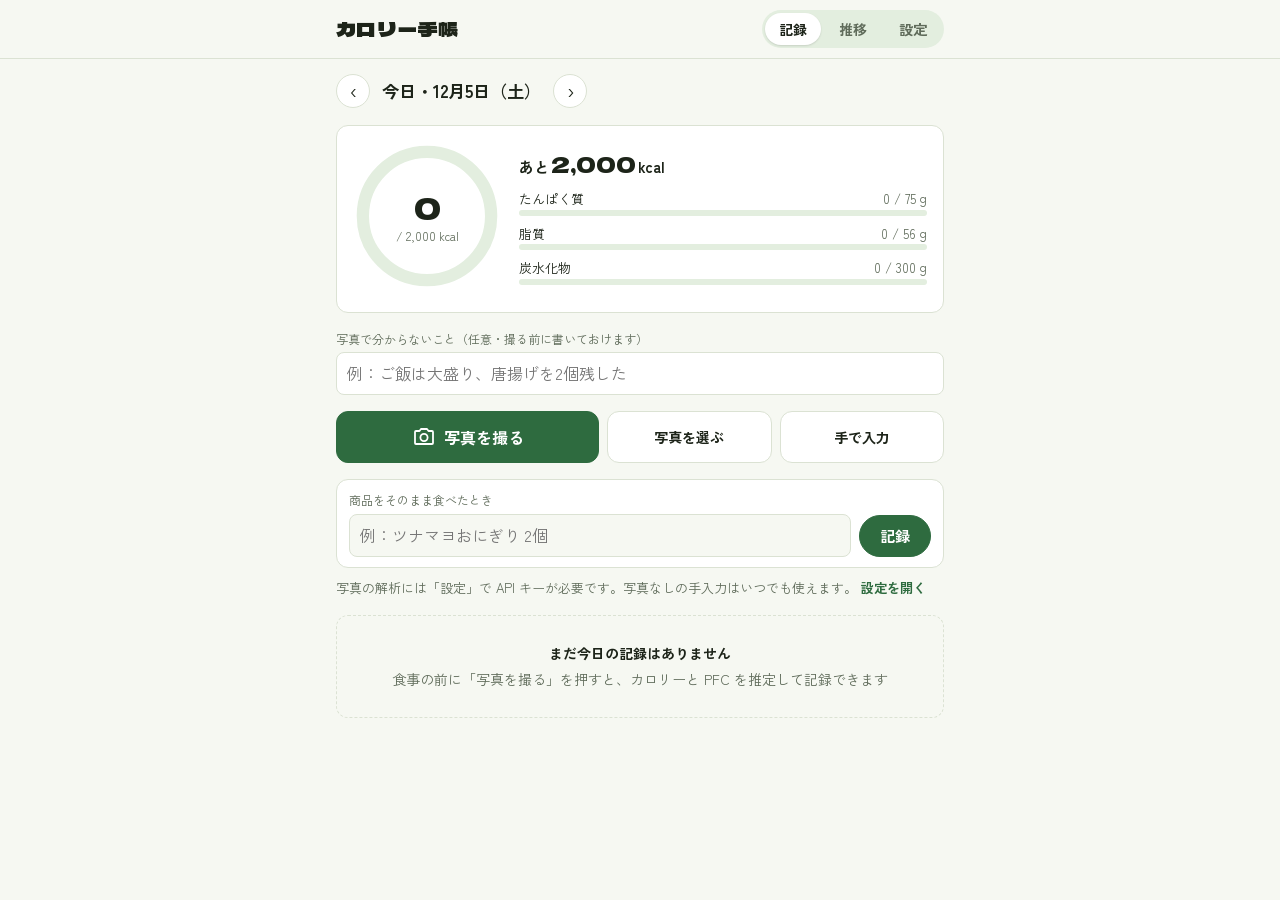
<file: calorie/standalone.html>
<!DOCTYPE html>
<html lang="ja">
<head>
<meta charset="UTF-8">
<meta name="viewport" content="width=device-width, initial-scale=1, viewport-fit=cover">
<meta name="claude:viewport-fit-sides" content="cover">
<meta name="mobile-web-app-capable" content="yes">
<meta name="apple-mobile-web-app-capable" content="yes">
<meta name="apple-mobile-web-app-title" content="カロリー手帳">
<meta name="theme-color" content="#f6f8f2">
<title>カロリー手帳</title>
<link rel="preconnect" href="https://fonts.googleapis.com">
<link rel="preconnect" href="https://fonts.gstatic.com" crossorigin>
<link rel="stylesheet" href="https://fonts.googleapis.com/css2?family=Dela+Gothic+One&family=Zen+Kaku+Gothic+New:wght@400;500;700&display=swap">
<style>
/* ===== カロリー手帳 : 食品の「栄養成分表示」ラベルを下敷きにしたUI =====
 * レイアウト: 1カラム（最大 640px）。合計リング → 撮影ボタン → ラベル型の編集欄 → 食事カード */
:root {
  --bg:        #f6f8f2;   /* 少し緑がかった紙 */
  --card:      #ffffff;
  --ink:       #1d2419;
  --ink-soft:  #5f6b5a;
  --line:      #dbe2d3;
  --accent:    #2e6b3f;   /* ほうれん草の緑 */
  --accent-ink:#ffffff;
  --accent-bg: #e3eedf;
  --over:      #b0412e;   /* 目標超過 */
  --font-display: 'Dela Gothic One', 'Hiragino Sans', 'Noto Sans JP', sans-serif;
  --font-body:    'Zen Kaku Gothic New', 'Hiragino Sans', 'Noto Sans JP', 'Yu Gothic', sans-serif;
  --radius: 12px;
}
@media (prefers-color-scheme: dark) {
  :root:not([data-theme="light"]) {
    --bg: #121612; --card: #1b211b; --ink: #e6ece2; --ink-soft: #9aa694; --line: #2e372d;
    --accent: #7cc48d; --accent-ink: #0f1a12; --accent-bg: #223024; --over: #ec8a72;
    color-scheme: dark;
  }
}
:root[data-theme="dark"] {
  --bg: #121612; --card: #1b211b; --ink: #e6ece2; --ink-soft: #9aa694; --line: #2e372d;
  --accent: #7cc48d; --accent-ink: #0f1a12; --accent-bg: #223024; --over: #ec8a72;
  color-scheme: dark;
}

* { box-sizing: border-box; }
body {
  margin: 0;
  background: var(--bg);
  color: var(--ink);
  font: 15px/1.6 var(--font-body);
  -webkit-text-size-adjust: 100%;
}
body::before {
  content: ""; position: fixed; inset: 0 0 auto; height: env(safe-area-inset-top, 0px);
  z-index: 10; background: var(--bg);
}
button, input, select { font: inherit; color: inherit; }
button { cursor: pointer; }
:focus-visible { outline: 2px solid var(--accent); outline-offset: 2px; }
[hidden] { display: none !important; }

/* ---------- ヘッダー ---------- */
.app-header {
  position: sticky; top: env(safe-area-inset-top, 0px); z-index: 5;
  background: var(--bg);
  border-bottom: 1px solid var(--line);
}
.app-header__inner, main {
  max-width: 640px; margin: 0 auto;
  padding-left: max(16px, env(safe-area-inset-left, 0px));
  padding-right: max(16px, env(safe-area-inset-right, 0px));
}
.app-header__inner {
  display: flex; align-items: center; justify-content: space-between; gap: 12px;
  padding-block: 10px;
}
.app-title { margin: 0; font: 20px/1.2 var(--font-display); letter-spacing: .02em; }
.tabs { display: flex; gap: 4px; background: var(--accent-bg); padding: 3px; border-radius: 999px; }
.tab {
  border: 0; background: transparent; padding: 5px 14px; border-radius: 999px;
  font-weight: 700; font-size: 14px; color: var(--ink-soft);
}
.tab.is-active { background: var(--card); color: var(--ink); box-shadow: 0 1px 2px rgb(0 0 0 / .12); }

main { padding-block: 14px calc(40px + env(safe-area-inset-bottom, 0px)); }
.view { display: none; flex-direction: column; gap: 16px; }
.view.is-active { display: flex; }

/* ---------- 日付 ---------- */
.day-nav { display: flex; align-items: center; gap: 6px; flex-wrap: wrap; }
.day-nav__date { position: relative; font-weight: 700; font-size: 17px; padding: 4px 6px; }
.day-nav__date input {
  position: absolute; inset: 0; opacity: 0; width: 100%; cursor: pointer;
}
.icon-btn {
  width: 34px; height: 34px; border-radius: 50%; border: 1px solid var(--line);
  background: var(--card); font-size: 20px; line-height: 1;
}
.text-btn {
  border: 0; background: none; color: var(--accent); font-weight: 700; padding: 4px 6px;
}
.sync { margin-left: auto; font-size: 12px; color: var(--ink-soft); }

/* ---------- 合計 ---------- */
.summary {
  display: grid; grid-template-columns: 148px minmax(0, 1fr); gap: 18px; align-items: center;
  background: var(--card); border: 1px solid var(--line); border-radius: var(--radius);
  padding: 16px;
}
.ring { position: relative; width: 148px; max-width: 100%; aspect-ratio: 1; }
.ring svg { width: 100%; height: 100%; transform: rotate(-90deg); }
.ring__track { fill: none; stroke: var(--accent-bg); stroke-width: 10; }
.ring__value {
  fill: none; stroke: var(--accent); stroke-width: 10; stroke-linecap: round;
  transition: stroke-dashoffset .5s ease;
}
.ring.is-over .ring__value { stroke: var(--over); }
.ring__text {
  position: absolute; inset: 0; display: flex; flex-direction: column;
  align-items: center; justify-content: center; text-align: center;
}
.ring__num { font: 30px/1 var(--font-display); font-variant-numeric: tabular-nums; }
.ring__unit { font-size: 12px; color: var(--ink-soft); margin-top: 4px; }
.summary__side { display: flex; flex-direction: column; gap: 10px; min-width: 0; }
.remain { margin: 0; font-weight: 700; }
.remain strong { font: 22px/1 var(--font-display); font-weight: 400; margin: 0 2px; }
.remain.is-over { color: var(--over); }
.meters { display: flex; flex-direction: column; gap: 8px; }
.meter__row { display: flex; justify-content: space-between; font-size: 13px; }
.meter__row span:last-child { color: var(--ink-soft); font-variant-numeric: tabular-nums; }
.meter__bar { height: 6px; border-radius: 3px; background: var(--accent-bg); overflow: hidden; }
.meter__fill { height: 100%; border-radius: 3px; background: var(--accent); transition: width .4s ease; }
.meter__fill.is-over { background: var(--over); }

@media (max-width: 480px) {
  .summary { grid-template-columns: 116px minmax(0, 1fr); gap: 14px; padding: 14px; }
  .ring__num { font-size: 24px; }
}
@media (max-width: 340px) {
  .summary { grid-template-columns: 1fr; justify-items: center; }
  .summary__side { width: 100%; }
}

/* ---------- 撮影 ---------- */
.capture { display: grid; grid-template-columns: minmax(0, 1.6fr) minmax(0, 1fr) minmax(0, 1fr); gap: 8px; }
.capture__btn {
  display: flex; align-items: center; justify-content: center; gap: 8px;
  min-height: 52px; padding: 8px 10px; border-radius: var(--radius);
  border: 1px solid var(--line); background: var(--card);
  font-weight: 700; font-size: 14px; text-align: center; cursor: pointer; white-space: nowrap;
}
.capture__btn--main { background: var(--accent); color: var(--accent-ink); border-color: var(--accent); font-size: 16px; }
.capture__btn svg { width: 24px; height: 24px; flex: none; }
.capture__btn:focus-within { outline: 2px solid var(--accent); outline-offset: 2px; }
.engine-note { margin: -6px 0 0; font-size: 13px; color: var(--ink-soft); }
.product {
  display: flex; align-items: flex-end; gap: 8px;
  background: var(--card); border: 1px solid var(--line); border-radius: var(--radius); padding: 10px 12px;
}
.product__field { flex: 1; min-width: 0; display: flex; flex-direction: column; gap: 4px; font-size: 12px; color: var(--ink-soft); }
.product__field input {
  width: 100%; min-width: 0; border: 1px solid var(--line); border-radius: 8px;
  padding: 8px 10px; background: var(--bg); font-size: 16px; color: var(--ink);
}
.product .btn { flex: none; min-width: 72px; }
.engine-note button { padding: 0; }

/* ---------- 編集欄 ---------- */
.editor {
  background: var(--card); border: 1px solid var(--line); border-radius: var(--radius);
  padding: 14px; display: flex; flex-direction: column; gap: 12px;
  scroll-margin-top: calc(72px + env(safe-area-inset-top, 0px));
}
.editor__head { display: flex; gap: 12px; align-items: flex-start; }
.editor__photo {
  width: 108px; height: 108px; object-fit: cover; border-radius: 8px; flex: none;
}
.editor__meta { display: flex; flex-direction: column; gap: 8px; min-width: 0; flex: 1; }
.seg { display: flex; border: 1px solid var(--line); border-radius: 8px; overflow: hidden; }
.seg button {
  flex: 1; border: 0; background: transparent; padding: 6px 0; font-size: 13px; font-weight: 700;
  color: var(--ink-soft);
}
.seg button + button { border-left: 1px solid var(--line); }
.seg button[aria-checked="true"] { background: var(--accent); color: var(--accent-ink); }
.field-inline { display: flex; align-items: center; gap: 8px; font-size: 13px; color: var(--ink-soft); }
.field-inline input { border: 1px solid var(--line); border-radius: 6px; padding: 2px 6px; background: var(--bg); }
.pre-note { display: flex; flex-direction: column; gap: 4px; font-size: 12px; color: var(--ink-soft); }
.pre-note input {
  width: 100%; min-width: 0; border: 1px solid var(--line); border-radius: 8px;
  padding: 8px 10px; background: var(--card); font-size: 16px; color: var(--ink);
}
.note-box {
  display: flex; flex-direction: column; gap: 8px;
  background: var(--accent-bg); border-radius: 8px; padding: 10px 12px;
}
.note-box__label { font-weight: 700; font-size: 14px; }
.hint-row { display: flex; gap: 8px; align-items: flex-end; flex-wrap: wrap; }
.hint-row textarea {
  flex: 1 1 200px; min-width: 0; border: 1px solid var(--line); border-radius: 8px;
  padding: 8px 10px; background: var(--card); font-size: 16px; line-height: 1.5; resize: vertical;
}
.hint-row .btn { flex: none; background: var(--card); }
.questions { display: flex; flex-direction: column; gap: 8px; }
.questions::before { content: "Claude からの質問（押すとすぐ再計算します）"; font-size: 12px; color: var(--ink-soft); }
.question { background: var(--card); border-radius: 8px; padding: 8px 10px; display: flex; flex-direction: column; gap: 6px; }
.question__text { margin: 0; font-weight: 700; font-size: 14px; }
.question__options { display: flex; flex-wrap: wrap; gap: 6px; }
.choice {
  border: 1px solid var(--accent); color: var(--accent); background: var(--card);
  border-radius: 999px; padding: 5px 14px; font-size: 14px; font-weight: 700; min-height: 36px;
}
.choice:hover { background: var(--accent); color: var(--accent-ink); }
.choice--other { border-style: dashed; font-weight: 400; }
.notes { list-style: none; margin: 0; padding: 0; display: flex; flex-direction: column; gap: 4px; }
.notes li { display: flex; gap: 6px; align-items: baseline; font-size: 13px; }
.notes li::before { content: "補足"; flex: none; font-size: 11px; font-weight: 700; color: var(--accent); }
.notes li span { flex: 1; min-width: 0; overflow-wrap: anywhere; }
.notes button { border: 0; background: none; color: var(--ink-soft); padding: 0 4px; font-size: 15px; line-height: 1; }
@media (max-width: 420px) {
  .editor__head { flex-direction: column; }
  .editor__photo { width: 100%; height: 150px; }
  .editor__meta { width: 100%; }
}

.status {
  display: flex; align-items: center; gap: 10px; font-size: 14px;
  background: var(--accent-bg); border-radius: 8px; padding: 10px 12px;
}
.status .text-btn { margin-left: auto; }
.spinner {
  width: 16px; height: 16px; border-radius: 50%; flex: none;
  border: 2px solid var(--accent); border-right-color: transparent;
  animation: spin .8s linear infinite;
}
@keyframes spin { to { transform: rotate(360deg); } }
@media (prefers-reduced-motion: reduce) {
  .spinner { animation-duration: 2.4s; }
  .ring__value, .meter__fill { transition: none; }
}
.ai-note { margin: 0; font-size: 13px; color: var(--ink-soft); }

/* 栄養成分表示ラベル：太い枠と罫線 */
.label { border: 2px solid var(--ink); padding: 8px 10px 10px; }
.label__title {
  font-weight: 700; font-size: 15px; border-bottom: 6px solid var(--ink); padding-bottom: 4px;
}
.label__title span { font-weight: 400; font-size: 12px; color: var(--ink-soft); }
.items { display: flex; flex-direction: column; }
.item {
  display: grid; grid-template-columns: minmax(0, 1fr) 76px 28px;
  grid-template-areas: "name kcal del" "pfc pfc pfc";
  gap: 4px 6px; padding: 8px 0; border-bottom: 1px solid var(--ink);
}
.item input {
  min-width: 0; width: 100%; border: 0; border-bottom: 1px dashed var(--line);
  background: transparent; padding: 2px 0;
}
.item input:focus { border-bottom-color: var(--accent); outline: none; }
.item__name { grid-area: name; display: flex; flex-direction: column; gap: 2px; min-width: 0; }
.item__name input:first-child { font-weight: 700; }
.item__name input:last-child { font-size: 13px; color: var(--ink-soft); }
.item__kcal { grid-area: kcal; display: flex; align-items: baseline; gap: 2px; }
.item__kcal input { text-align: right; font-weight: 700; font-variant-numeric: tabular-nums; }
.item__kcal small, .item__pfc small { font-size: 11px; color: var(--ink-soft); }
.item__pfc { grid-area: pfc; display: flex; gap: 12px; font-size: 13px; }
.item__pfc label { display: flex; align-items: baseline; gap: 4px; color: var(--ink-soft); }
.item__pfc input { width: 44px; text-align: right; color: var(--ink); font-variant-numeric: tabular-nums; }
.item__del {
  grid-area: del; border: 0; background: none; color: var(--ink-soft); font-size: 18px; line-height: 1;
}
.add-item {
  width: 100%; border: 0; background: none; color: var(--accent); font-weight: 700;
  text-align: left; padding: 8px 0; border-bottom: 3px solid var(--ink);
}
.label__total { margin: 6px 0 0; display: grid; grid-template-columns: 1fr auto; font-variant-numeric: tabular-nums; }
.label__total dt, .label__total dd { margin: 0; padding: 3px 0; border-bottom: 1px solid var(--line); }
.label__total dd { text-align: right; }
.label__total dt:first-child, .label__total dd:nth-child(2) { font-weight: 700; font-size: 17px; }
.label__total dt:last-of-type, .label__total dd:last-child { border-bottom: 0; }

.editor__actions { display: flex; gap: 8px; justify-content: flex-end; flex-wrap: wrap; }
.editor__actions .btn--danger { margin-right: auto; }

/* ---------- ボタン共通 ---------- */
.btn {
  display: inline-flex; align-items: center; justify-content: center;
  min-height: 42px; padding: 8px 18px; border-radius: 999px; font-weight: 700;
  border: 1px solid var(--line); background: var(--card); cursor: pointer;
}
.btn--primary { background: var(--accent); color: var(--accent-ink); border-color: var(--accent); }
.btn--ghost { background: transparent; }
.btn--danger { color: var(--over); border-color: transparent; background: transparent; }
.btn:disabled { opacity: .5; cursor: default; }

/* ---------- 食事カード ---------- */
.meals { display: flex; flex-direction: column; gap: 14px; }
.meal-group h3 {
  display: flex; justify-content: space-between; margin: 0 0 6px; font-size: 14px; color: var(--ink-soft);
}
.meal-group h3 span { font-variant-numeric: tabular-nums; }
.meal {
  display: grid; grid-template-columns: 56px minmax(0, 1fr) auto; gap: 12px; align-items: center;
  width: 100%; text-align: left; background: var(--card); border: 1px solid var(--line);
  border-radius: var(--radius); padding: 8px 12px 8px 8px;
}
.meal + .meal { margin-top: 6px; }
.meal__thumb {
  width: 56px; height: 56px; border-radius: 8px; object-fit: cover; background: var(--accent-bg);
  display: flex; align-items: center; justify-content: center; color: var(--ink-soft); font-size: 12px;
}
.meal__body { min-width: 0; }
.meal__names { font-weight: 700; overflow: hidden; text-overflow: ellipsis; white-space: nowrap; }
.meal__sub { font-size: 12px; color: var(--ink-soft); font-variant-numeric: tabular-nums; }
.meal__kcal { font: 18px/1 var(--font-display); font-variant-numeric: tabular-nums; }
.meal__kcal small { font: 11px var(--font-body); color: var(--ink-soft); margin-left: 2px; }
.empty {
  text-align: center; color: var(--ink-soft); padding: 26px 12px; border: 1px dashed var(--line);
  border-radius: var(--radius); font-size: 14px;
}
.empty strong { display: block; color: var(--ink); margin-bottom: 4px; }

/* ---------- 推移 ---------- */
.week-head { display: flex; align-items: baseline; justify-content: space-between; gap: 12px; flex-wrap: wrap; }
.section-title { margin: 0; font-size: 17px; }
.week-avg { margin: 0; color: var(--ink-soft); font-size: 14px; }
.week-avg strong { color: var(--ink); }
.export-row { display: flex; align-items: center; justify-content: space-between; gap: 8px; flex-wrap: wrap; margin-top: -6px; }
.export-row select { border: 1px solid var(--line); border-radius: 6px; padding: 4px 6px; background: var(--card); }
.chart { background: var(--card); border: 1px solid var(--line); border-radius: var(--radius); padding: 12px 8px 4px; }
.chart svg { display: block; width: 100%; height: auto; overflow: visible; }
.chart text { fill: var(--ink-soft); font: 11px var(--font-body); }
.chart .bar { fill: var(--accent); }
.chart .bar.is-over { fill: var(--over); }
.chart .bar-hit { fill: transparent; cursor: pointer; }
.chart .bar-hit:hover + .bar, .chart .bar-hit:focus + .bar { opacity: .8; }
.chart .goal-line { stroke: var(--ink); stroke-width: 1; stroke-dasharray: 4 3; }
.chart .grid { stroke: var(--line); stroke-width: 1; }
.chart .val { fill: var(--ink); font-weight: 700; }
.chart-tip { margin: -8px 0 0; font-size: 12px; color: var(--ink-soft); }
.table-wrap { overflow-x: auto; }
.week-table { width: 100%; border-collapse: collapse; font-size: 14px; font-variant-numeric: tabular-nums; }
.week-table th, .week-table td { padding: 6px 8px; border-bottom: 1px solid var(--line); text-align: right; white-space: nowrap; }
.week-table th:first-child, .week-table td:first-child { text-align: left; }
.week-table th { font-size: 12px; color: var(--ink-soft); font-weight: 500; }
.week-table .is-over { color: var(--over); font-weight: 700; }

/* ---------- 設定 ---------- */
.card {
  background: var(--card); border: 1px solid var(--line); border-radius: var(--radius);
  padding: 16px; display: flex; flex-direction: column; gap: 12px; align-items: flex-start;
}
.card > .field, .card > .calc { width: 100%; }
.card__lead { margin: 0; font-weight: 700; }
.card__note { margin: 0; font-size: 13px; color: var(--ink-soft); }
.field { display: flex; flex-direction: column; gap: 4px; font-size: 13px; color: var(--ink-soft); }
.field input, .field select {
  border: 1px solid var(--line); border-radius: 8px; padding: 8px 10px; background: var(--bg);
  font-size: 16px; width: 100%; min-width: 0;
}
.row { display: flex; gap: 8px; flex-wrap: wrap; }
.calc summary { cursor: pointer; color: var(--accent); font-weight: 700; font-size: 14px; }
.calc[open] { display: flex; flex-direction: column; gap: 10px; }
.calc__grid { display: grid; grid-template-columns: repeat(2, minmax(0, 1fr)); gap: 10px; margin-top: 10px; }
.field--wide { grid-column: 1 / -1; }
.calc__out { margin: 0; font-size: 14px; }
.calc__out strong { font: 20px var(--font-display); font-weight: 400; }

/* ---------- 通知 ---------- */
.toast {
  position: fixed; left: 50%; bottom: calc(20px + env(safe-area-inset-bottom, 0px));
  transform: translate(-50%, 20px); opacity: 0; pointer-events: none;
  background: var(--ink); color: var(--bg); padding: 10px 16px; border-radius: 999px;
  font-size: 14px; max-width: calc(100% - 32px); transition: opacity .2s, transform .2s; z-index: 20;
}
.toast.is-show { opacity: 1; transform: translate(-50%, 0); }
.meal__memo { overflow: hidden; text-overflow: ellipsis; white-space: nowrap; }
</style>
</head>
<body>
<header class="app-header">
  <div class="app-header__inner">
    <h1 class="app-title">カロリー手帳</h1>
    <nav class="tabs" role="tablist">
      <button class="tab is-active" role="tab" data-view="day" aria-selected="true">記録</button>
      <button class="tab" role="tab" data-view="week" aria-selected="false">推移</button>
      <button class="tab" role="tab" data-view="settings" aria-selected="false">設定</button>
    </nav>
  </div>
</header>

<main>
  <!-- ============ 記録（1日分）============ -->
  <section id="view-day" class="view is-active">
    <div class="day-nav">
      <button type="button" class="icon-btn" id="prevDay" aria-label="前の日">‹</button>
      <label class="day-nav__date">
        <span id="dayLabel"></span>
        <input type="date" id="dayInput" aria-label="日付を選ぶ">
      </label>
      <button type="button" class="icon-btn" id="nextDay" aria-label="次の日">›</button>
      <button type="button" class="text-btn" id="todayBtn" hidden>今日</button>
      <span class="sync" id="sync" hidden></span>
    </div>

    <!-- 1日の合計 -->
    <div class="summary">
      <div class="ring" id="ring" role="img" aria-label="">
        <svg viewBox="0 0 120 120" aria-hidden="true">
          <circle class="ring__track" cx="60" cy="60" r="52"></circle>
          <circle class="ring__value" id="ringValue" cx="60" cy="60" r="52"></circle>
        </svg>
        <div class="ring__text">
          <span class="ring__num" id="eatenKcal">0</span>
          <span class="ring__unit">/ <span id="goalKcal">2000</span> kcal</span>
        </div>
      </div>
      <div class="summary__side">
        <p class="remain" id="remain"></p>
        <div class="meters" id="meters"></div>
      </div>
    </div>

    <!-- 撮る -->
    <label class="pre-note">
      <span>写真で分からないこと（任意・撮る前に書いておけます）</span>
      <input type="text" id="preNote" autocomplete="off" enterkeyhint="done"
             placeholder="例：ご飯は大盛り、唐揚げを2個残した">
    </label>
    <div class="capture">
      <label class="capture__btn capture__btn--main">
        <input type="file" id="cameraInput" accept="image/*" capture="environment" hidden>
        <svg viewBox="0 0 24 24" aria-hidden="true"><path d="M9 4h6l1.5 2H20a1 1 0 0 1 1 1v11a1 1 0 0 1-1 1H4a1 1 0 0 1-1-1V7a1 1 0 0 1 1-1h3.5L9 4z" fill="none" stroke="currentColor" stroke-width="1.8" stroke-linejoin="round"/><circle cx="12" cy="12.5" r="3.6" fill="none" stroke="currentColor" stroke-width="1.8"/></svg>
        写真を撮る
      </label>
      <label class="capture__btn">
        <input type="file" id="libraryInput" accept="image/*" hidden>
        写真を選ぶ
      </label>
      <button type="button" class="capture__btn" id="manualBtn">手で入力</button>
    </div>
    <form class="product" id="productForm">
      <label class="product__field">
        <span>商品をそのまま食べたとき</span>
        <input type="text" id="productInput" list="productList" autocomplete="off" enterkeyhint="done"
               placeholder="例：ツナマヨおにぎり 2個">
      </label>
      <datalist id="productList"></datalist>
      <button type="submit" class="btn btn--primary" id="productBtn">記録</button>
    </form>
    <p class="engine-note" id="engineNote" hidden></p>

    <!-- 解析と編集 -->
    <section class="editor" id="editor" hidden aria-label="食事の内容">
      <div class="editor__head">
        <img id="editorPhoto" class="editor__photo" alt="" hidden>
        <div class="editor__meta">
          <div class="seg" id="mealType" role="radiogroup" aria-label="食事の種類">
            <button type="button" data-type="breakfast" role="radio">朝食</button>
            <button type="button" data-type="lunch" role="radio">昼食</button>
            <button type="button" data-type="dinner" role="radio">夕食</button>
            <button type="button" data-type="snack" role="radio">間食</button>
          </div>
          <label class="field-inline">時刻 <input type="time" id="mealTime"></label>
        </div>
      </div>

      <!-- 写真では伝わらないことを文章で補う -->
      <div class="note-box">
        <label class="note-box__label" for="hintInput" id="hintLabel">写真で分からないことを書く</label>
        <div class="questions" id="questions" hidden></div>
        <div class="hint-row">
          <textarea id="hintInput" rows="2" enterkeyhint="send"
                    placeholder="例：ご飯は大盛り。中身は豚肉。ドレッシングは半分だけかけた"></textarea>
          <button type="button" class="btn btn--ghost" id="reanalyzeBtn">補足して再計算</button>
        </div>
        <ul class="notes" id="notesList" hidden></ul>
      </div>

      <div class="status" id="status" hidden>
        <span class="spinner" aria-hidden="true"></span>
        <span id="statusText">写真を解析しています…</span>
        <button type="button" class="text-btn" id="stopBtn">中止</button>
      </div>
      <p class="ai-note" id="aiNote" hidden></p>

      <!-- 栄養成分表示 -->
      <div class="label" id="labelBox">
        <div class="label__title">栄養成分表示<span>（推定）</span></div>
        <div class="items" id="items"></div>
        <button type="button" class="add-item" id="addItem">＋ 品目を追加</button>
        <dl class="label__total" id="labelTotal"></dl>
      </div>

      <div class="editor__actions">
        <button type="button" class="btn btn--ghost" id="cancelBtn">やめる</button>
        <button type="button" class="btn btn--danger" id="deleteBtn" hidden>削除</button>
        <button type="button" class="btn btn--primary" id="saveBtn">記録する</button>
      </div>
    </section>

    <!-- その日の食事 -->
    <div class="meals" id="meals"></div>
  </section>

  <!-- ============ 推移 ============ -->
  <section id="view-week" class="view">
    <div class="week-head">
      <h2 class="section-title">直近7日</h2>
      <p class="week-avg" id="weekAvg"></p>
    </div>
    <div class="export-row">
      <label class="field-inline">期間
        <select id="exportRange">
          <option value="7">直近7日</option>
          <option value="30" selected>直近30日</option>
          <option value="all">すべて</option>
        </select>
      </label>
      <button type="button" class="btn btn--ghost" id="excelBtn">Excel に書き出す</button>
    </div>
    <div class="chart" id="weekChart"></div>
    <p class="chart-tip" id="chartTip">棒をタップするとその日の記録を開きます</p>
    <div class="table-wrap">
      <table class="week-table" id="weekTable">
        <thead><tr><th>日付</th><th>kcal</th><th>P</th><th>F</th><th>C</th><th>食事</th></tr></thead>
        <tbody></tbody>
      </table>
    </div>
  </section>

  <!-- ============ 設定 ============ -->
  <section id="view-settings" class="view">
    <form class="card" id="goalForm">
      <h2 class="section-title">1日の目標</h2>
      <label class="field">目標エネルギー（kcal）
        <input type="number" id="goalInput" min="800" max="6000" step="10" inputmode="numeric">
      </label>
      <details class="calc">
        <summary>体格から目安を計算する</summary>
        <div class="calc__grid">
          <label class="field">性別
            <select id="pSex"><option value="female">女性</option><option value="male">男性</option></select>
          </label>
          <label class="field">年齢<input type="number" id="pAge" min="10" max="100" inputmode="numeric"></label>
          <label class="field">身長（cm）<input type="number" id="pHeight" min="100" max="230" inputmode="decimal"></label>
          <label class="field">体重（kg）<input type="number" id="pWeight" min="25" max="250" step="0.1" inputmode="decimal"></label>
          <label class="field field--wide">ふだんの活動量
            <select id="pActivity">
              <option value="1.5">低い（座っていることが多い）</option>
              <option value="1.75" selected>ふつう（通勤・家事・軽い運動）</option>
              <option value="2.0">高い（立ち仕事・よく運動する）</option>
            </select>
          </label>
          <label class="field field--wide">目的
            <select id="pPlan">
              <option value="-400">減量（1日 -400kcal）</option>
              <option value="0" selected>維持</option>
              <option value="300">増量（1日 +300kcal）</option>
            </select>
          </label>
        </div>
        <p class="calc__out" id="calcOut"></p>
        <button type="button" class="btn btn--ghost" id="applyCalc">この値を目標にする</button>
      </details>
      <button type="submit" class="btn btn--primary">保存</button>
    </form>

    <form class="card" id="keyForm">
      <h2 class="section-title">写真の解析</h2>
      <p class="card__lead" id="engineState"></p>
      <label class="field">Anthropic API キー
        <input type="password" id="apiKey" autocomplete="off" spellcheck="false" placeholder="sk-ant-…">
      </label>
      <p class="card__note">キーはこの端末のブラウザにだけ保存され、解析時に Anthropic へ直接送られます。claude.ai 上で開いているときはキーは不要です。</p>
      <div class="row">
        <button type="submit" class="btn btn--primary">キーを保存</button>
        <button type="button" class="btn btn--ghost" id="clearKey">キーを消す</button>
      </div>
    </form>

    <div class="card">
      <h2 class="section-title">データ</h2>
      <p class="card__note" id="dataState"></p>
      <div class="row">
        <button type="button" class="btn btn--ghost" id="exportBtn">バックアップを書き出す</button>
        <label class="btn btn--ghost">読み込む<input type="file" id="importInput" accept="application/json,.json" hidden></label>
      </div>
    </div>
  </section>
</main>

<div class="toast" id="toast" role="status" aria-live="polite"></div>

<script>
/* カロリー手帳 : 写真から食事のカロリーを推定して1日ごとに記録する
 *
 * 解析は2通り。claude.ai の Artifact として開いたときは閲覧者の Claude（sample 機能）を使い、
 * それ以外では設定に入れた Anthropic API キーでブラウザから直接 Messages API を呼ぶ。
 * どちらも使えないときは手入力だけで記録できる。
 */
(() => {
  'use strict';

  const MEALS_KEY = 'calorie-note/meals/v1';
  const SETTINGS_KEY = 'calorie-note/settings/v1';
  const API_KEY_KEY = 'calorie-note/api-key';   // 端末の外には出さない
  const MODEL = 'claude-opus-5-5';
  const XLSX_URL = 'https://cdnjs.cloudflare.com/ajax/libs/xlsx/0.18.5/xlsx.full.min.js';
  const TYPES = { breakfast: '朝食', lunch: '昼食', dinner: '夕食', snack: '間食' };
  const WEEKDAYS = ['日', '月', '火', '水', '木', '金', '土'];
  // PFC の目安（エネルギー比）: たんぱく質15% / 脂質25% / 炭水化物60%
  const PFC_RATIO = { p: [0.15, 4], f: [0.25, 9], c: [0.60, 4] };

  const $ = (id) => document.getElementById(id);
  const el = {
    tabs: document.querySelectorAll('.tab'),
    views: document.querySelectorAll('.view'),
    dayLabel: $('dayLabel'), dayInput: $('dayInput'), prevDay: $('prevDay'), nextDay: $('nextDay'),
    todayBtn: $('todayBtn'), sync: $('sync'),
    ring: $('ring'), ringValue: $('ringValue'), eatenKcal: $('eatenKcal'), goalKcal: $('goalKcal'),
    remain: $('remain'), meters: $('meters'),
    cameraInput: $('cameraInput'), libraryInput: $('libraryInput'), manualBtn: $('manualBtn'),
    engineNote: $('engineNote'),
    productForm: $('productForm'), productInput: $('productInput'), productList: $('productList'), productBtn: $('productBtn'),
    editor: $('editor'), editorPhoto: $('editorPhoto'), mealType: $('mealType'), mealTime: $('mealTime'),
    preNote: $('preNote'), hintLabel: $('hintLabel'), hintInput: $('hintInput'), reanalyzeBtn: $('reanalyzeBtn'),
    questions: $('questions'), notesList: $('notesList'),
    status: $('status'), statusText: $('statusText'), stopBtn: $('stopBtn'), aiNote: $('aiNote'),
    items: $('items'), addItem: $('addItem'), labelTotal: $('labelTotal'),
    cancelBtn: $('cancelBtn'), deleteBtn: $('deleteBtn'), saveBtn: $('saveBtn'),
    meals: $('meals'),
    weekAvg: $('weekAvg'), weekChart: $('weekChart'), weekTable: $('weekTable'),
    exportRange: $('exportRange'), excelBtn: $('excelBtn'),
    goalForm: $('goalForm'), goalInput: $('goalInput'),
    pSex: $('pSex'), pAge: $('pAge'), pHeight: $('pHeight'), pWeight: $('pWeight'),
    pActivity: $('pActivity'), pPlan: $('pPlan'), calcOut: $('calcOut'), applyCalc: $('applyCalc'),
    keyForm: $('keyForm'), apiKey: $('apiKey'), clearKey: $('clearKey'), engineState: $('engineState'),
    dataState: $('dataState'), exportBtn: $('exportBtn'), importInput: $('importInput'),
    toast: $('toast'),
  };

  /* ---------- 小物 ---------- */
  const pad = (n) => String(n).padStart(2, '0');
  const ymd = (d) => `${d.getFullYear()}-${pad(d.getMonth() + 1)}-${pad(d.getDate())}`;
  const hm = (d) => `${pad(d.getHours())}:${pad(d.getMinutes())}`;
  const parseYmd = (s) => { const [y, m, d] = s.split('-').map(Number); return new Date(y, m - 1, d); };
  const addDays = (s, n) => { const d = parseYmd(s); d.setDate(d.getDate() + n); return ymd(d); };
  const today = () => ymd(new Date());
  const num = (v) => { const n = parseFloat(v); return Number.isFinite(n) && n >= 0 ? n : 0; };
  const round = (n) => Math.round(n);
  const round1 = (n) => Math.round(n * 10) / 10;
  const uid = () => Date.now().toString(36) + Math.random().toString(36).slice(2, 8);
  const fmt = (n) => round(n).toLocaleString('ja-JP');
  const dayText = (s) => { const d = parseYmd(s); return `${d.getMonth() + 1}月${d.getDate()}日（${WEEKDAYS[d.getDay()]}）`; };

  function readJSON(key, fallback) {
    try { const v = JSON.parse(localStorage.getItem(key)); return v == null ? fallback : v; } catch (e) { return fallback; }
  }
  function writeJSON(key, value) {
    try { localStorage.setItem(key, JSON.stringify(value)); return true; } catch (e) { return false; }
  }
  function readText(key) { try { return localStorage.getItem(key) || ''; } catch (e) { return ''; } }
  function writeText(key, value) {
    try { value ? localStorage.setItem(key, value) : localStorage.removeItem(key); } catch (e) { /* 保存できなくても続ける */ }
  }

  let toastTimer = 0;
  function toast(text) {
    el.toast.textContent = text;
    el.toast.classList.add('is-show');
    clearTimeout(toastTimer);
    toastTimer = setTimeout(() => el.toast.classList.remove('is-show'), 2600);
  }

  const guessType = (date) => {
    const h = date.getHours();
    if (h >= 4 && h < 10) return 'breakfast';
    if (h >= 10 && h < 15) return 'lunch';
    if (h >= 17 && h < 22) return 'dinner';
    return 'snack';
  };

  /* ---------- データ ---------- */
  function normalizeItem(it) {
    if (!it || typeof it !== 'object') return null;
    return {
      name: String(it.name || '').slice(0, 60),
      amount: String(it.amount || '').slice(0, 30),
      kcal: round(num(it.kcal)),
      p: round1(num(it.p ?? it.protein)),
      f: round1(num(it.f ?? it.fat)),
      c: round1(num(it.c ?? it.carbs)),
    };
  }
  function normalizeMeal(m) {
    if (!m || typeof m !== 'object' || !/^\d{4}-\d{2}-\d{2}$/.test(m.date || '')) return null;
    return {
      id: String(m.id || uid()),
      date: m.date,
      time: /^\d{2}:\d{2}$/.test(m.time || '') ? m.time : '12:00',
      type: TYPES[m.type] ? m.type : 'snack',
      items: (Array.isArray(m.items) ? m.items : []).map(normalizeItem).filter(Boolean),
      photo: typeof m.photo === 'string' && m.photo.startsWith('data:image/') ? m.photo : '',
      product: typeof m.product === 'string' ? m.product.slice(0, 80) : '',   // 商品名で記録したとき
      notes: (Array.isArray(m.notes) ? m.notes : []).map((n) => String(n).trim().slice(0, 200)).filter(Boolean).slice(0, 10),
      createdAt: m.createdAt || new Date().toISOString(),
      updatedAt: m.updatedAt || m.createdAt || new Date().toISOString(),
    };
  }
  const totals = (items) => items.reduce((t, it) => ({
    kcal: t.kcal + it.kcal, p: t.p + it.p, f: t.f + it.f, c: t.c + it.c,
  }), { kcal: 0, p: 0, f: 0, c: 0 });

  let meals = readJSON(MEALS_KEY, []).map(normalizeMeal).filter(Boolean);
  let settings = Object.assign({ goal: 2000, profile: {} }, readJSON(SETTINGS_KEY, {}));
  let currentDay = today();

  function persist() {
    if (!writeJSON(MEALS_KEY, meals)) toast('この端末の保存領域がいっぱいです。古い写真付きの記録を消すか、バックアップしてください');
  }
  const mealsOn = (date) => meals.filter((m) => m.date === date).sort((a, b) => a.time.localeCompare(b.time));

  /* ---------- クラウド保存（claude.ai で開いたときだけ）---------- */
  const cloud = { db: null, path: '' };

  function setSync(text) { el.sync.textContent = text; el.sync.hidden = !text; }

  async function connectCloud() {
    if (!window.claude || typeof window.claude.use !== 'function') return;
    const [db, user] = await Promise.all([
      window.claude.use('db').catch(() => null),
      window.claude.use('user').catch(() => null),
    ]);
    if (!db || !user) return;
    const id = await user.id().catch(() => null);
    if (!id) return;
    // data/users/<id>/ は本人しか読めない場所。食事の記録はここに置く
    cloud.path = `data/users/${id}`;
    cloud.db = db;
    try {
      const snap = await db.collection(cloud.path).get();
      const remote = [];
      snap.docs.forEach((doc) => {
        if (doc.id === 'settings') {
          const s = doc.data();
          if (s && s.goal) settings = Object.assign(settings, { goal: s.goal, profile: s.profile || {} });
          return;
        }
        const m = normalizeMeal(Object.assign({ id: doc.id }, doc.data()));
        if (m) remote.push(m);
      });
      const remoteIds = new Set(remote.map((m) => m.id));
      const onlyHere = meals.filter((m) => !remoteIds.has(m.id));
      meals = remote.concat(onlyHere);
      persist();
      writeJSON(SETTINGS_KEY, settings);
      renderAll();
      for (const m of onlyHere) await pushMeal(m);
      if (onlyHere.length) toast(`${onlyHere.length}件の記録をクラウドへ移しました`);
      db.collection(cloud.path).onSnapshot((s) => {
        const next = [];
        s.docs.forEach((doc) => {
          if (doc.id === 'settings') return;
          const m = normalizeMeal(Object.assign({ id: doc.id }, doc.data()));
          if (m) next.push(m);
        });
        meals = next;
        persist();
        renderDay();
        renderWeek();
      }, () => setSync('この端末に保存'));
      setSync('☁ 同期中');
    } catch (e) {
      cloud.db = null;
      setSync('この端末に保存');
    }
  }
  function pushMeal(m) {
    if (!cloud.db) return Promise.resolve();
    const { id, ...rest } = m;
    return cloud.db.doc(`${cloud.path}/${id}`).set(rest)
      .catch(() => toast('クラウドに保存できませんでした（この端末には保存済み）'));
  }
  function dropMeal(id) {
    if (!cloud.db) return Promise.resolve();
    return cloud.db.doc(`${cloud.path}/${id}`).delete().catch(() => {});
  }
  function pushSettings() {
    if (!cloud.db) return;
    cloud.db.doc(`${cloud.path}/settings`).set({ goal: settings.goal, profile: settings.profile }).catch(() => {});
  }

  /* ---------- 画像 ---------- */
  async function loadImage(file) {
    if (window.createImageBitmap) {
      try { return await createImageBitmap(file, { imageOrientation: 'from-image' }); } catch (e) { /* 下で読む */ }
    }
    const url = URL.createObjectURL(file);
    try {
      const img = new Image();
      img.src = url;
      await img.decode();
      return img;
    } finally {
      URL.revokeObjectURL(url);
    }
  }
  function drawScaled(img, maxSide, square) {
    const w = img.width, h = img.height;
    const canvas = document.createElement('canvas');
    if (square) {
      const s = Math.min(w, h);
      canvas.width = canvas.height = Math.min(maxSide, s);
      canvas.getContext('2d').drawImage(img, (w - s) / 2, (h - s) / 2, s, s, 0, 0, canvas.width, canvas.height);
    } else {
      const k = Math.min(1, maxSide / Math.max(w, h));
      canvas.width = Math.round(w * k);
      canvas.height = Math.round(h * k);
      canvas.getContext('2d').drawImage(img, 0, 0, canvas.width, canvas.height);
    }
    return canvas;
  }
  const toBlob = (canvas, q) => new Promise((ok, ng) => canvas.toBlob((b) => (b ? ok(b) : ng(new Error('画像を変換できませんでした'))), 'image/jpeg', q));
  const blobToBase64 = (blob) => new Promise((ok, ng) => {
    const r = new FileReader();
    r.onload = () => ok(String(r.result).split(',')[1]);
    r.onerror = () => ng(r.error);
    r.readAsDataURL(blob);
  });

  /* ---------- 解析エンジン ---------- */
  const engine = { sample: null, imagesOk: false };

  async function detectSample() {
    if (!window.claude || typeof window.claude.use !== 'function') return;
    const sample = await window.claude.use('sample').catch(() => null);
    if (!sample) return;
    const limits = await sample.limits().catch(() => null);
    engine.sample = sample;
    engine.imagesOk = !!(limits && limits.images);
    renderEngine();
  }
  // 写真の解析には画像を送れる Claude が要る。商品名だけなら文字だけで足りる
  const engineKind = (image = true) => (engine.sample && (!image || engine.imagesOk) ? 'claude' : readText(API_KEY_KEY) ? 'apikey' : 'none');

  function renderEngine() {
    const kind = engineKind();
    el.engineState.textContent = kind === 'claude'
      ? 'claude.ai のアカウントで解析します（キーは不要です）'
      : kind === 'apikey' ? 'API キーで解析します' : '解析の準備ができていません。API キーを入れるか、claude.ai で開いてください';
    el.engineNote.hidden = kind !== 'none';
    if (kind === 'none') {
      el.engineNote.innerHTML = '';
      el.engineNote.append('写真の解析には「設定」で API キーが必要です。写真なしの手入力はいつでも使えます。 ');
      const go = document.createElement('button');
      go.type = 'button';
      go.className = 'text-btn';
      go.textContent = '設定を開く';
      go.addEventListener('click', () => showView('settings'));
      el.engineNote.append(go);
    }
  }

  // 写真があれば写真＋補足から、なければ補足の文章だけから推定する。
  // previous（前回の推定）を渡すと、補足に合わせて必要なところだけ直してもらう
  const PROMPT = ({ hasPhoto, notes, previous }) => [
    hasPhoto ? 'この写真の食事の栄養を推定してください。' : '次の文章で説明された食事の栄養を推定してください。',
    hasPhoto
      ? '写っている料理・食品を1品ずつ挙げ、日本の一般的な1人前や、器・箸・手などの大きさから量を見積もり、'
      : '説明に出てくる料理・食品を1品ずつ挙げ、量の記載がなければ日本の一般的な1人前として、',
    'それぞれのエネルギー(kcal)・たんぱく質(g)・脂質(g)・炭水化物(g)を日本食品標準成分表の値を目安に推定します。',
    '揚げ物の衣や油、ソース・ドレッシング、飲み物も含めてください。',
    notes.length
      ? ['', `${hasPhoto ? '食べた人からの補足（写真より優先します。' : '食べた人の説明と補足（'}量の違い・食べ残し・おかわり・見えない中身・調味料や油の量・調理法などを反映してください）:`,
        ...notes.map((n) => `- ${n}`)].join('\n')
      : '',
    previous && previous.length
      ? ['', '前回の推定（補足に関係するところだけ直し、ほかはそのままにしてください）:',
        JSON.stringify(previous.map((it) => ({ name: it.name, amount: it.amount, kcal: it.kcal, protein: it.p, fat: it.f, carbs: it.c })))].join('\n')
      : '',
    '',
    hasPhoto ? '食べ物が写っていない場合は dishes を空にし、note にその旨を書いてください。' : '食べ物が分からない場合は dishes を空にし、note にその旨を書いてください。',
    `${hasPhoto ? '写真だけでは' : '説明だけでは'}判断できず、答えによって推定が大きく変わる点があれば、questions に食べた人への短い質問を最大3つ、影響の大きい順に入れます。`,
    'それぞれ options に、タップで答えられる短い選択肢を2〜4個付けます（例：質問「ご飯の量は？」→ 選択肢「少なめ」「普通盛り」「大盛り」「半分残した」）。',
    '補足ですでに分かっていることは聞かず、なければ空にします。',
    '',
    '次の形の JSON だけを返してください。name・amount・note・questions は日本語で書きます。',
    '{"dishes":[{"name":"鶏の唐揚げ","amount":"5個（約150g）","kcal":420,"protein":28,"fat":26,"carbs":15}],',
    ' "confidence":"high|medium|low", "note":"推定の前提や補足をどう反映したかを1文で", "questions":[{"question":"ご飯の量は？","options":["少なめ","普通盛り","大盛り"]}]}',
  ].filter(Boolean).join('\n');

  const RESULT_SCHEMA = {
    type: 'object',
    properties: {
      dishes: {
        type: 'array',
        items: {
          type: 'object',
          properties: {
            name: { type: 'string' }, amount: { type: 'string' },
            kcal: { type: 'number' }, protein: { type: 'number' }, fat: { type: 'number' }, carbs: { type: 'number' },
          },
          required: ['name', 'amount', 'kcal', 'protein', 'fat', 'carbs'],
          additionalProperties: false,
        },
      },
      confidence: { type: 'string', enum: ['high', 'medium', 'low'] },
      note: { type: 'string' },
      questions: {
        type: 'array',
        items: {
          type: 'object',
          properties: { question: { type: 'string' }, options: { type: 'array', items: { type: 'string' } } },
          required: ['question', 'options'],
          additionalProperties: false,
        },
      },
    },
    required: ['dishes', 'confidence', 'note', 'questions'],
    additionalProperties: false,
  };

  const PRODUCT_PROMPT = (name) => [
    `日本で売られている市販の商品「${name}」を食べました。この商品の栄養成分を答えてください。`,
    '入力に個数や量（「2個」「半分」など）が含まれていればその量に換算し、なければ1個（1食分・1袋）とします。',
    'パッケージの栄養成分表示の値を知っている場合はその値を使い、confidence を "high" にします。',
    '知らない場合は同じ種類の一般的な商品から推定し、confidence を "medium" か "low" にして、note に推定であることを書きます。',
    '食べ物や飲み物の商品として解釈できない場合は dishes を空にし、note に理由を書きます。',
    '',
    'dishes には商品を1件だけ入れます。name は商品名、amount は「1個（約110g）」のように書きます。',
    '次の形の JSON だけを返してください。',
    '{"dishes":[{"name":"ツナマヨネーズおにぎり","amount":"1個（約110g）","kcal":230,"protein":5,"fat":7,"carbs":37}],',
    ' "confidence":"high|medium|low", "note":"値の出どころを1文で"}',
  ].join('\n');

  class AnalyzeError extends Error {
    constructor(message, quiet) { super(message); this.quiet = !!quiet; }
  }

  async function analyzeWithClaude(prompt, blob, signal) {
    try {
      return await engine.sample.json(prompt, blob ? { images: [blob], signal, cache: false } : { signal, cache: false });
    } catch (e) {
      const code = e && e.code;
      if (code === 'cancelled') throw new AnalyzeError('', true);
      if (code === 'not_granted' || code === 'sampling_disabled' || code === 'images_unavailable') {
        if (code === 'images_unavailable') engine.imagesOk = false; else engine.sample = null;
        renderEngine();
        throw new AnalyzeError('この画面では Claude を使えません。手入力するか、設定で API キーを入れてください');
      }
      if (code === 'rate_limited') throw new AnalyzeError('Claude の利用上限に達しました。しばらくしてから「もう一度解析」を押してください');
      if (code === 'image_rejected') throw new AnalyzeError('この画像は読み取れませんでした。別の写真で試してください');
      if (code === 'refused') throw new AnalyzeError('この写真は解析できませんでした。手で入力してください');
      if (code === 'session_expired') throw new AnalyzeError('claude.ai に再ログインしてから試してください');
      throw new AnalyzeError('解析に失敗しました。「もう一度解析」を押してください');
    }
  }

  async function analyzeWithApiKey(prompt, blob, signal) {
    const content = [{ type: 'text', text: prompt }];
    if (blob) content.unshift({ type: 'image', source: { type: 'base64', media_type: 'image/jpeg', data: await blobToBase64(blob) } });
    let res;
    try {
      res = await fetch('https://api.anthropic.com/v1/messages', {
        method: 'POST',
        signal,
        headers: {
          'content-type': 'application/json',
          'x-api-key': readText(API_KEY_KEY),
          'anthropic-version': '2023-06-01',
          'anthropic-beta': 'server-side-fallback-2026-07-01',
          'anthropic-dangerous-direct-browser-access': 'true',
        },
        body: JSON.stringify({
          model: MODEL,
          max_tokens: 16000,
          fallbacks: 'default',
          output_config: { effort: 'medium', format: { type: 'json_schema', schema: RESULT_SCHEMA } },
          messages: [{ role: 'user', content }],
        }),
      });
    } catch (e) {
      if (e && e.name === 'AbortError') throw new AnalyzeError('', true);
      throw new AnalyzeError('通信できませんでした。電波の状態を確かめてください');
    }
    const body = await res.json().catch(() => null);
    if (!res.ok) {
      if (res.status === 401) throw new AnalyzeError('API キーが正しくありません。設定で入れ直してください');
      if (res.status === 429) throw new AnalyzeError('API の利用上限に達しました。少し待ってから試してください');
      if (res.status === 413) throw new AnalyzeError('画像が大きすぎます。別の写真で試してください');
      const msg = body && body.error && body.error.message;
      throw new AnalyzeError(`解析に失敗しました（${res.status}${msg ? `: ${msg}` : ''}）`);
    }
    if (body.stop_reason === 'refusal') throw new AnalyzeError('この写真は解析できませんでした。手で入力してください');
    const text = (body.content || []).filter((b) => b.type === 'text').map((b) => b.text).join('');
    try { return JSON.parse(text); } catch (e) { throw new AnalyzeError('解析結果を読み取れませんでした。「もう一度解析」を押してください'); }
  }

  /* ---------- 編集欄 ---------- */
  let draft = null;          // 編集中の食事
  let draftBlob = null;      // 解析に送る画像（再解析用）
  let analyzing = null;      // AbortController

  function openEditor(meal, isNew) {
    draft = JSON.parse(JSON.stringify(meal));
    draft.isNew = isNew;
    el.editor.hidden = false;
    el.editorPhoto.hidden = !draft.photo;
    if (draft.photo) el.editorPhoto.src = draft.photo;
    el.mealTime.value = draft.time;
    el.hintInput.value = '';
    el.aiNote.hidden = true;
    renderQuestions([]);
    renderNotes();
    el.deleteBtn.hidden = isNew;
    el.deleteBtn.textContent = '削除';
    delete el.deleteBtn.dataset.armed;
    el.saveBtn.textContent = isNew ? '記録する' : '更新する';
    renderType();
    renderItems();
    el.editor.scrollIntoView({ behavior: 'smooth', block: 'start' });
  }
  function closeEditor() {
    if (analyzing) analyzing.abort();
    draft = null;
    draftBlob = null;
    el.editor.hidden = true;
  }
  function renderType() {
    el.mealType.querySelectorAll('button').forEach((b) => b.setAttribute('aria-checked', String(b.dataset.type === draft.type)));
  }

  function itemRow(it, i) {
    const row = document.createElement('div');
    row.className = 'item';
    row.innerHTML = `
      <div class="item__name">
        <input type="text" data-k="name" placeholder="料理名" aria-label="料理名">
        <input type="text" data-k="amount" placeholder="量" aria-label="量">
      </div>
      <label class="item__kcal"><input type="number" data-k="kcal" min="0" inputmode="numeric" aria-label="エネルギー"><small>kcal</small></label>
      <button type="button" class="item__del" aria-label="この品目を消す">×</button>
      <div class="item__pfc">
        <label>P<input type="number" data-k="p" min="0" step="0.1" inputmode="decimal" aria-label="たんぱく質"><small>g</small></label>
        <label>F<input type="number" data-k="f" min="0" step="0.1" inputmode="decimal" aria-label="脂質"><small>g</small></label>
        <label>C<input type="number" data-k="c" min="0" step="0.1" inputmode="decimal" aria-label="炭水化物"><small>g</small></label>
      </div>`;
    row.querySelectorAll('input').forEach((input) => {
      const k = input.dataset.k;
      input.id = `item-${i}-${k}`;
      input.value = k === 'name' || k === 'amount' ? it[k] : (it[k] || it[k] === 0 ? it[k] : '');
      input.addEventListener('input', () => {
        draft.items[i][k] = k === 'name' || k === 'amount' ? input.value : num(input.value);
        renderLabelTotal();
      });
    });
    row.querySelector('.item__del').addEventListener('click', () => {
      draft.items.splice(i, 1);
      renderItems();
    });
    return row;
  }
  function renderItems() {
    el.items.replaceChildren(...draft.items.map(itemRow));
    renderLabelTotal();
  }
  function renderLabelTotal() {
    const t = totals(draft.items);
    el.labelTotal.innerHTML = `
      <dt>エネルギー</dt><dd>${fmt(t.kcal)} kcal</dd>
      <dt>たんぱく質</dt><dd>${round1(t.p)} g</dd>
      <dt>脂質</dt><dd>${round1(t.f)} g</dd>
      <dt>炭水化物</dt><dd>${round1(t.c)} g</dd>`;
  }

  /* 補足（自然言語）: 書いた順に draft.notes に積み、毎回まとめて Claude に渡す */
  const hasEstimate = () => draft && draft.items.some((it) => it.name || it.kcal);
  function renderNotes() {
    const notes = draft ? draft.notes || [] : [];
    el.notesList.hidden = !notes.length;
    el.notesList.replaceChildren(...notes.map((n, i) => {
      const li = document.createElement('li');
      const text = document.createElement('span');
      text.textContent = n;
      const del = document.createElement('button');
      del.type = 'button';
      del.textContent = '×';
      del.setAttribute('aria-label', 'この補足を消す');
      del.addEventListener('click', () => { draft.notes.splice(i, 1); renderNotes(); });
      li.append(text, del);
      return li;
    }));
    // 写真も推定もないときは、文章だけで推定する入口になる
    const textOnly = !draftBlob && !draft?.photo && !hasEstimate();
    el.hintLabel.textContent = textOnly ? '食べたものを文章で書く' : '写真で分からないことを書く';
    el.hintInput.placeholder = textOnly
      ? '例：牛丼の並盛に生卵、味噌汁。紅しょうがたっぷり'
      : '例：ご飯は大盛り。中身は豚肉。ドレッシングは半分だけかけた';
    el.reanalyzeBtn.textContent = textOnly ? '文章から推定' : '補足して再計算';
  }
  // Claude からの質問。選択肢を押すとその答えを補足に足して、すぐ再計算する
  function normalizeQuestions(list) {
    return (Array.isArray(list) ? list : []).map((q) => {
      if (typeof q === 'string') return { question: q.trim(), options: [] };
      if (!q || typeof q !== 'object') return null;
      const options = (Array.isArray(q.options) ? q.options : []).map((o) => String(o).trim()).filter(Boolean).slice(0, 4);
      return { question: String(q.question || '').trim(), options };
    }).filter((q) => q && q.question).slice(0, 3);
  }
  function renderQuestions(questions) {
    el.questions.hidden = !questions.length;
    el.questions.replaceChildren(...questions.map((q) => {
      const box = document.createElement('div');
      box.className = 'question';
      const title = document.createElement('p');
      title.className = 'question__text';
      title.textContent = q.question;
      const opts = document.createElement('div');
      opts.className = 'question__options';
      q.options.forEach((o) => {
        const b = document.createElement('button');
        b.type = 'button';
        b.className = 'choice';
        b.textContent = o;
        b.addEventListener('click', () => answer(q.question, o));
        opts.append(b);
      });
      // 選択肢にない答えは文章で書く
      const other = document.createElement('button');
      other.type = 'button';
      other.className = 'choice choice--other';
      other.textContent = q.options.length ? 'その他（書く）' : '答えを書く';
      other.addEventListener('click', () => {
        const prefix = `${q.question} → `;
        const cur = el.hintInput.value.trim();
        el.hintInput.value = cur ? `${cur}\n${prefix}` : prefix;
        el.hintInput.focus();
        el.hintInput.setSelectionRange(el.hintInput.value.length, el.hintInput.value.length);
        box.remove();
        if (!el.questions.querySelector('.question')) el.questions.hidden = true;
      });
      opts.append(other);
      box.append(title, opts);
      return box;
    }));
  }
  function answer(question, choice) {
    if (!draft || analyzing) return;
    draft.notes = (draft.notes || []).concat(`${question} → ${choice}`).slice(-10);
    renderNotes();
    runAnalysis();
  }
  function takeHint() {
    const text = el.hintInput.value.trim();
    if (!text || !draft) return false;
    // 「質問 → 」だけで答えが空の行は捨てる
    const lines = text.split('\n').map((l) => l.trim()).filter((l) => l && !/→\s*$/.test(l));
    if (!lines.length) return false;
    draft.notes = (draft.notes || []).concat(lines.join('。')).slice(-10);
    el.hintInput.value = '';
    renderNotes();
    return true;
  }

  async function runAnalysis() {
    if (!draft) return;
    takeHint();
    const hasPhoto = !!draftBlob;
    const notes = draft.notes || [];
    if (!hasPhoto && !notes.length) { el.hintInput.focus(); toast('食べたものや補足を文章で書いてください'); return; }
    const kind = engineKind(hasPhoto);
    if (kind === 'none') { renderEngine(); toast('解析の準備ができていません。手で入力するか、設定で API キーを入れてください'); return; }
    if (analyzing) analyzing.abort();
    const ctl = new AbortController();
    analyzing = ctl;
    el.status.hidden = false;
    el.statusText.textContent = hasPhoto
      ? '写真を解析しています…（30秒ほどかかることがあります）'
      : '補足をもとに計算しています…';
    el.aiNote.hidden = true;
    renderQuestions([]);
    el.reanalyzeBtn.disabled = true;
    el.saveBtn.disabled = true;
    const target = draft;
    try {
      // 2回目以降は前回の推定を渡し、補足のぶんだけ直してもらう
      const previous = hasEstimate() ? draft.items : null;
      const prompt = PROMPT({ hasPhoto, notes, previous });
      const result = kind === 'claude'
        ? await analyzeWithClaude(prompt, draftBlob, ctl.signal)
        : await analyzeWithApiKey(prompt, draftBlob, ctl.signal);
      if (draft !== target) return;
      const dishes = Array.isArray(result && result.dishes) ? result.dishes : [];
      const items = dishes.map(normalizeItem).filter(Boolean);
      if (items.length || !previous) draft.items = items;
      const conf = { high: '確度：高', medium: '確度：中', low: '確度：低（量を確かめてください）' }[result && result.confidence] || '';
      const note = result && typeof result.note === 'string' ? result.note : '';
      el.aiNote.textContent = [conf, note].filter(Boolean).join('　');
      el.aiNote.hidden = !el.aiNote.textContent;
      renderQuestions(normalizeQuestions(result && result.questions));
      if (!items.length) toast('食べ物を見つけられませんでした。手で入力できます');
      renderItems();
      renderNotes();
    } catch (e) {
      if (!(e instanceof AnalyzeError && e.quiet)) toast(e.message || '解析に失敗しました');
    } finally {
      if (analyzing === ctl) analyzing = null;
      el.status.hidden = true;
      el.reanalyzeBtn.disabled = false;
      el.saveBtn.disabled = false;
    }
  }

  async function onPhoto(file) {
    if (!file) return;
    if (!/^image\//.test(file.type) && file.type) { toast('画像ファイルを選んでください'); return; }
    let img;
    try { img = await loadImage(file); } catch (e) { toast('この画像は開けませんでした（HEIC の場合はカメラ設定で「互換性優先」にしてください）'); return; }
    const sendCanvas = drawScaled(img, 1280, false);
    const thumbCanvas = drawScaled(img, 240, true);
    if (img.close) img.close();
    draftBlob = await toBlob(sendCanvas, 0.85);
    const thumb = thumbCanvas.toDataURL('image/jpeg', 0.72);
    const now = new Date();
    const date = currentDay;
    openEditor({
      id: uid(), date, time: hm(now), type: guessType(now), items: [], photo: thumb,
      notes: takePreNote(), createdAt: now.toISOString(), updatedAt: now.toISOString(),
    }, true);
    runAnalysis();
  }

  function takePreNote() {
    const text = el.preNote.value.trim();
    el.preNote.value = '';
    return text ? [text] : [];
  }

  // 手で入力：撮る前の補足欄に書いてあれば、その文章から推定する
  function startManual() {
    draftBlob = null;
    const now = new Date();
    const notes = takePreNote();
    openEditor({
      id: uid(), date: currentDay, time: hm(now), type: guessType(now),
      items: notes.length ? [] : [{ name: '', amount: '', kcal: 0, p: 0, f: 0, c: 0 }], photo: '',
      notes, createdAt: now.toISOString(), updatedAt: now.toISOString(),
    }, true);
    if (notes.length && engineKind(false) !== 'none') { runAnalysis(); return; }
    if (!draft.items.length) draft.items.push({ name: '', amount: '', kcal: 0, p: 0, f: 0, c: 0 });
    renderItems();
    renderNotes();
    el.hintInput.focus({ preventScroll: true });
  }

  function saveDraft() {
    if (!draft) return;
    takeHint();   // 再計算せずに書いた補足もメモとして残す
    const items = draft.items.map(normalizeItem).filter((it) => it.name || it.kcal);
    if (!items.length) { toast('品目を1つ以上入れてください'); return; }
    const { isNew, ...rest } = draft;
    const meal = normalizeMeal(Object.assign(rest, { items, time: el.mealTime.value || rest.time, updatedAt: new Date().toISOString() }));
    const i = meals.findIndex((m) => m.id === meal.id);
    if (i > -1) meals[i] = meal; else meals.push(meal);
    persist();
    pushMeal(meal);
    closeEditor();
    renderDay();
    renderWeek();
    toast(isNew ? `${TYPES[meal.type]}を記録しました（${fmt(totals(meal.items).kcal)} kcal）` : '更新しました');
  }

  function deleteDraft() {
    if (!draft || draft.isNew) return;
    // 確認ダイアログが使えない環境もあるので、ボタンを2回押して消す
    if (!el.deleteBtn.dataset.armed) {
      el.deleteBtn.dataset.armed = '1';
      el.deleteBtn.textContent = 'もう一度押すと削除';
      return;
    }
    const id = draft.id;
    meals = meals.filter((m) => m.id !== id);
    persist();
    dropMeal(id);
    closeEditor();
    renderDay();
    renderWeek();
    toast('削除しました');
  }

  /* ---------- 商品名で記録 ---------- */
  const productKey = (name) => name.normalize('NFKC').replace(/\s+/g, ' ').trim().toLowerCase();
  // 前に同じ商品を記録していれば、その値をそのまま使う（解析を待たずに済む）
  function findProduct(name) {
    const key = productKey(name);
    return meals.filter((m) => m.product && productKey(m.product) === key)
      .sort((a, b) => b.updatedAt.localeCompare(a.updatedAt))[0] || null;
  }
  function renderProductList() {
    const seen = new Set();
    const names = [];
    meals.filter((m) => m.product).sort((a, b) => b.updatedAt.localeCompare(a.updatedAt)).forEach((m) => {
      const key = productKey(m.product);
      if (seen.has(key) || names.length >= 30) return;
      seen.add(key);
      names.push(m.product);
    });
    el.productList.replaceChildren(...names.map((n) => Object.assign(document.createElement('option'), { value: n })));
  }
  function addMeal(meal) {
    meals.push(meal);
    persist();
    pushMeal(meal);
    renderDay();
    renderWeek();
  }

  async function recordProduct(name) {
    name = name.replace(/\s+/g, ' ').trim();
    if (!name) { el.productInput.focus(); return; }
    const now = new Date();
    const base = { id: uid(), date: currentDay, time: hm(now), type: guessType(now), photo: '', product: name,
      createdAt: now.toISOString(), updatedAt: now.toISOString() };

    const known = findProduct(name);
    if (known) {
      const meal = normalizeMeal(Object.assign(base, { items: known.items }));
      addMeal(meal);
      el.productInput.value = '';
      toast(`「${name}」を記録しました（${fmt(totals(meal.items).kcal)} kcal・前回と同じ値）`);
      return;
    }

    const kind = engineKind(false);
    if (kind === 'none') {
      // 調べられないときは名前だけ入れて手入力にする
      draftBlob = null;
      openEditor(Object.assign(base, { items: [{ name, amount: '1個', kcal: 0, p: 0, f: 0, c: 0 }] }), true);
      toast('商品を調べるには設定で API キーが必要です。カロリーを手で入れてください');
      el.productInput.value = '';
      return;
    }

    el.productBtn.disabled = true;
    el.productInput.disabled = true;
    el.productBtn.textContent = '調べ中…';
    try {
      const prompt = PRODUCT_PROMPT(name);
      const result = kind === 'claude' ? await analyzeWithClaude(prompt, null) : await analyzeWithApiKey(prompt, null);
      const items = (Array.isArray(result && result.dishes) ? result.dishes : []).map(normalizeItem).filter((it) => it.name);
      const note = result && typeof result.note === 'string' ? result.note : '';
      el.productInput.value = '';
      if (!items.length) {
        draftBlob = null;
        openEditor(Object.assign(base, { items: [{ name, amount: '1個', kcal: 0, p: 0, f: 0, c: 0 }] }), true);
        toast(note || 'この商品は見つかりませんでした。カロリーを手で入れてください');
        return;
      }
      const meal = normalizeMeal(Object.assign(base, { items }));
      if (result.confidence === 'low') {
        // 自信がないときは記録前に確かめてもらう
        draftBlob = null;
        openEditor(meal, true);
        el.aiNote.textContent = `確度：低（値を確かめてください）　${note}`;
        el.aiNote.hidden = false;
        return;
      }
      addMeal(meal);
      const tag = result.confidence === 'high' ? '' : '・推定';
      toast(`「${items[0].name}」を記録しました（${fmt(totals(items).kcal)} kcal${tag}）`);
    } catch (e) {
      if (!(e instanceof AnalyzeError && e.quiet)) toast(e.message || '商品を調べられませんでした');
    } finally {
      el.productBtn.disabled = false;
      el.productInput.disabled = false;
      el.productBtn.textContent = '記録';
    }
  }

  /* ---------- 1日の表示 ---------- */
  const goalOf = (key) => (settings.goal * PFC_RATIO[key][0]) / PFC_RATIO[key][1];

  function renderDay() {
    const isToday = currentDay === today();
    el.dayLabel.textContent = isToday ? `今日・${dayText(currentDay)}` : dayText(currentDay);
    el.dayInput.value = currentDay;
    el.todayBtn.hidden = isToday;
    el.nextDay.disabled = currentDay >= today();
    renderProductList();

    const list = mealsOn(currentDay);
    const t = totals(list.flatMap((m) => m.items));
    const goal = settings.goal;
    const ratio = goal ? t.kcal / goal : 0;
    const circ = 2 * Math.PI * 52;
    el.ringValue.style.strokeDasharray = String(circ);
    el.ringValue.style.strokeDashoffset = String(circ * (1 - Math.min(1, ratio)));
    el.ring.classList.toggle('is-over', ratio > 1);
    el.ring.setAttribute('aria-label', `${fmt(t.kcal)} kcal / 目標 ${fmt(goal)} kcal`);
    el.eatenKcal.textContent = fmt(t.kcal);
    el.goalKcal.textContent = fmt(goal);
    const left = goal - t.kcal;
    el.remain.classList.toggle('is-over', left < 0);
    el.remain.innerHTML = left >= 0 ? `あと<strong>${fmt(left)}</strong>kcal` : `<strong>${fmt(-left)}</strong>kcal オーバー`;

    el.meters.replaceChildren(...[['p', 'たんぱく質'], ['f', '脂質'], ['c', '炭水化物']].map(([k, label]) => {
      const target = goalOf(k);
      const v = t[k];
      const wrap = document.createElement('div');
      wrap.innerHTML = `
        <div class="meter__row"><span>${label}</span><span>${round(v)} / ${round(target)} g</span></div>
        <div class="meter__bar"><div class="meter__fill"></div></div>`;
      const fill = wrap.querySelector('.meter__fill');
      fill.style.width = `${Math.min(100, (v / target) * 100)}%`;
      fill.classList.toggle('is-over', v > target * 1.15);
      return wrap;
    }));

    if (!list.length) {
      el.meals.innerHTML = `<div class="empty"><strong>${isToday ? 'まだ今日の記録はありません' : 'この日の記録はありません'}</strong>食事の前に「写真を撮る」を押すと、カロリーと PFC を推定して記録できます</div>`;
      return;
    }
    const groups = Object.keys(TYPES).map((type) => [type, list.filter((m) => m.type === type)]).filter(([, l]) => l.length);
    el.meals.replaceChildren(...groups.map(([type, l]) => {
      const g = document.createElement('div');
      g.className = 'meal-group';
      const h = document.createElement('h3');
      h.innerHTML = `${TYPES[type]}<span>${fmt(totals(l.flatMap((m) => m.items)).kcal)} kcal</span>`;
      g.append(h);
      l.forEach((m) => g.append(mealCard(m)));
      return g;
    }));
  }

  function mealCard(m) {
    const t = totals(m.items);
    const b = document.createElement('button');
    b.type = 'button';
    b.className = 'meal';
    const thumb = m.photo ? document.createElement('img') : document.createElement('div');
    thumb.className = 'meal__thumb';
    if (m.photo) { thumb.src = m.photo; thumb.alt = ''; } else thumb.textContent = m.product ? '商品' : '手入力';
    const body = document.createElement('div');
    body.className = 'meal__body';
    const names = document.createElement('div');
    names.className = 'meal__names';
    names.textContent = m.items.map((it) => it.name || '（名前なし）').join('、');
    const sub = document.createElement('div');
    sub.className = 'meal__sub';
    sub.textContent = `${m.time}　P ${round(t.p)}g・F ${round(t.f)}g・C ${round(t.c)}g`;
    body.append(names, sub);
    if (m.notes.length) {
      const memo = document.createElement('div');
      memo.className = 'meal__sub meal__memo';
      memo.textContent = `補足：${m.notes.join(' / ')}`;
      body.append(memo);
    }
    const kcal = document.createElement('div');
    kcal.className = 'meal__kcal';
    kcal.innerHTML = `${fmt(t.kcal)}<small>kcal</small>`;
    b.append(thumb, body, kcal);
    b.addEventListener('click', () => { draftBlob = null; openEditor(m, false); });
    return b;
  }

  /* ---------- 推移 ---------- */
  function renderWeek() {
    const days = Array.from({ length: 7 }, (_, i) => addDays(today(), i - 6));
    const rows = days.map((d) => {
      const list = mealsOn(d);
      return { d, n: list.length, ...totals(list.flatMap((m) => m.items)) };
    });
    const recorded = rows.filter((r) => r.n);
    el.weekAvg.innerHTML = recorded.length
      ? `記録した${recorded.length}日の平均 <strong>${fmt(recorded.reduce((s, r) => s + r.kcal, 0) / recorded.length)} kcal</strong>`
      : '';

    // 棒グラフ（1系列なので凡例なし。目標は破線）
    const W = 340, H = 180, top = 18, bottom = 30, left = 8, right = 8;
    const max = Math.max(settings.goal * 1.2, ...rows.map((r) => r.kcal));
    const y = (v) => top + (H - top - bottom) * (1 - v / max);
    const step = (W - left - right) / 7;
    const bw = Math.min(28, step * 0.55);
    const base = y(0);
    let svg = `<svg viewBox="0 0 ${W} ${H}" role="img" aria-label="直近7日の摂取カロリー">`;
    svg += `<line class="grid" x1="${left}" x2="${W - right}" y1="${base}" y2="${base}"></line>`;
    svg += `<line class="goal-line" x1="${left}" x2="${W - right}" y1="${y(settings.goal)}" y2="${y(settings.goal)}"></line>`;
    svg += `<text x="${W - right}" y="${y(settings.goal) - 4}" text-anchor="end">目標 ${fmt(settings.goal)}</text>`;
    rows.forEach((r, i) => {
      const cx = left + step * i + step / 2;
      const h = Math.max(0, base - y(r.kcal));
      const over = r.kcal > settings.goal;
      const rad = Math.min(4, h / 2, bw / 2);
      const x0 = cx - bw / 2, y0 = base - h;
      // 上の角だけ丸め、下は基準線に揃える
      const path = h > 0
        ? `M${x0},${base} V${y0 + rad} Q${x0},${y0} ${x0 + rad},${y0} H${x0 + bw - rad} Q${x0 + bw},${y0} ${x0 + bw},${y0 + rad} V${base} Z`
        : '';
      const pd = parseYmd(r.d);
      svg += `<g><rect class="bar-hit" data-day="${r.d}" tabindex="0" x="${cx - step / 2}" y="${top}" width="${step}" height="${H - top}"><title>${dayText(r.d)} ${fmt(r.kcal)} kcal</title></rect>`;
      if (path) svg += `<path class="bar${over ? ' is-over' : ''}" d="${path}"></path>`;
      svg += `</g>`;
      if (r.d === currentDay || i === 6) {
        if (r.kcal) svg += `<text class="val" x="${cx}" y="${y0 - 4}" text-anchor="middle">${fmt(r.kcal)}</text>`;
      }
      svg += `<text x="${cx}" y="${H - 14}" text-anchor="middle">${pd.getDate()}</text>`;
      svg += `<text x="${cx}" y="${H - 2}" text-anchor="middle">${WEEKDAYS[pd.getDay()]}</text>`;
    });
    svg += '</svg>';
    el.weekChart.innerHTML = svg;
    el.weekChart.querySelectorAll('.bar-hit').forEach((hit) => {
      const open = () => { currentDay = hit.dataset.day; renderDay(); showView('day'); };
      hit.addEventListener('click', open);
      hit.addEventListener('keydown', (e) => { if (e.key === 'Enter' || e.key === ' ') { e.preventDefault(); open(); } });
    });

    el.weekTable.tBodies[0].innerHTML = rows.slice().reverse().map((r) => `
      <tr>
        <td>${dayText(r.d)}</td>
        <td class="${r.kcal > settings.goal ? 'is-over' : ''}">${r.n ? fmt(r.kcal) : '—'}</td>
        <td>${r.n ? round(r.p) : '—'}</td><td>${r.n ? round(r.f) : '—'}</td><td>${r.n ? round(r.c) : '—'}</td>
        <td>${r.n}</td>
      </tr>`).join('');
  }

  /* ---------- 設定 ---------- */
  function calcGoal() {
    const p = {
      sex: el.pSex.value, age: num(el.pAge.value), height: num(el.pHeight.value), weight: num(el.pWeight.value),
      activity: parseFloat(el.pActivity.value) || 1.75, plan: parseFloat(el.pPlan.value) || 0,
    };
    settings.profile = p;
    if (!p.age || !p.height || !p.weight) { el.calcOut.textContent = '年齢・身長・体重を入れると目安が出ます'; return 0; }
    // Mifflin-St Jeor 式で基礎代謝を出し、活動量を掛ける
    const bmr = 10 * p.weight + 6.25 * p.height - 5 * p.age + (p.sex === 'male' ? 5 : -161);
    const goal = Math.max(1200, Math.round((bmr * p.activity + p.plan) / 10) * 10);
    el.calcOut.innerHTML = `基礎代謝 約${fmt(bmr)} kcal → 目安 <strong>${fmt(goal)}</strong> kcal/日`;
    return goal;
  }
  function renderSettings() {
    el.goalInput.value = settings.goal;
    const p = settings.profile || {};
    if (p.sex) el.pSex.value = p.sex;
    if (p.age) el.pAge.value = p.age;
    if (p.height) el.pHeight.value = p.height;
    if (p.weight) el.pWeight.value = p.weight;
    if (p.activity) el.pActivity.value = String(p.activity);
    if (p.plan !== undefined) el.pPlan.value = String(p.plan);
    calcGoal();
    el.apiKey.value = readText(API_KEY_KEY);
    renderEngine();
    const photos = meals.filter((m) => m.photo).length;
    el.dataState.textContent = `記録 ${meals.length}件（写真付き ${photos}件）。${cloud.db ? 'claude.ai のあなた専用の領域に保存しています。' : 'この端末のブラウザに保存しています。ときどきバックアップしてください。'}`;
  }
  function saveSettings() {
    writeJSON(SETTINGS_KEY, settings);
    pushSettings();
  }

  /* ---------- 書き出し・読み込み ---------- */
  async function saveFile(filename, data, type) {
    const saver = window.claude && typeof window.claude.use === 'function'
      ? await window.claude.use('downloads').catch(() => null)
      : null;
    if (saver) {
      try { await saver.save({ filename, data }); toast('書き出しました'); } catch (e) { toast('書き出しをやめました'); }
      return;
    }
    const a = document.createElement('a');
    a.href = URL.createObjectURL(new Blob([data], { type }));
    a.download = filename;
    document.body.append(a);
    a.click();
    a.remove();
    setTimeout(() => URL.revokeObjectURL(a.href), 1000);
  }

  let xlsxLoading = null;
  function loadXlsx() {
    if (window.XLSX) return Promise.resolve(window.XLSX);
    if (!xlsxLoading) {
      xlsxLoading = new Promise((ok, ng) => {
        const s = document.createElement('script');
        s.src = XLSX_URL;
        s.onload = () => (window.XLSX ? ok(window.XLSX) : ng(new Error('xlsx')));
        s.onerror = () => { xlsxLoading = null; s.remove(); ng(new Error('xlsx')); };
        document.head.append(s);
      });
    }
    return xlsxLoading;
  }

  async function exportExcel() {
    const range = el.exportRange.value;
    const first = meals.reduce((d, m) => (m.date < d ? m.date : d), today());
    const from = range === 'all' ? first : addDays(today(), 1 - Number(range));
    const days = [];
    for (let d = from; d <= today(); d = addDays(d, 1)) days.push(d);
    const slash = (d) => d.replace(/-/g, '/');

    el.excelBtn.disabled = true;
    let XLSX;
    try { XLSX = await loadXlsx(); } catch (e) {
      el.excelBtn.disabled = false;
      toast('Excel 書き出しの部品を読み込めませんでした。通信できる状態で試してください');
      return;
    }
    try {
      const daily = [['日付', '曜日', '摂取kcal', '目標kcal', '目標との差', 'たんぱく質(g)', '脂質(g)', '炭水化物(g)', '食事の回数']];
      days.forEach((d) => {
        const list = mealsOn(d);
        const t = totals(list.flatMap((m) => m.items));
        daily.push(list.length
          ? [slash(d), WEEKDAYS[parseYmd(d).getDay()], round(t.kcal), settings.goal, round(t.kcal - settings.goal), round1(t.p), round1(t.f), round1(t.c), list.length]
          : [slash(d), WEEKDAYS[parseYmd(d).getDay()], null, settings.goal, null, null, null, null, 0]);
      });
      const detail = [['日付', '時刻', '区分', '品目', '量', 'kcal', 'たんぱく質(g)', '脂質(g)', '炭水化物(g)', '記録方法', '補足']];
      days.forEach((d) => mealsOn(d).forEach((m) => {
        const how = m.product ? '商品名' : m.photo ? '写真' : '手入力';
        m.items.forEach((it) => detail.push([slash(d), m.time, TYPES[m.type], it.name, it.amount, it.kcal, it.p, it.f, it.c, how, m.notes.join(' / ')]));
      }));

      const wb = XLSX.utils.book_new();
      const s1 = XLSX.utils.aoa_to_sheet(daily);
      s1['!cols'] = [12, 5, 10, 10, 11, 13, 10, 12, 10].map((w) => ({ wch: w }));
      const s2 = XLSX.utils.aoa_to_sheet(detail);
      s2['!cols'] = [12, 7, 7, 28, 16, 8, 13, 10, 12, 10, 40].map((w) => ({ wch: w }));
      XLSX.utils.book_append_sheet(wb, s1, '日別');
      XLSX.utils.book_append_sheet(wb, s2, '食事の明細');
      const buf = XLSX.write(wb, { bookType: 'xlsx', type: 'array' });
      await saveFile(`カロリー手帳_${from}_${today()}.xlsx`, buf,
        'application/vnd.openxmlformats-officedocument.spreadsheetml.sheet');
    } finally {
      el.excelBtn.disabled = false;
    }
  }

  async function exportData() {
    const text = JSON.stringify({ app: 'calorie-note', version: 1, settings: { goal: settings.goal, profile: settings.profile }, meals }, null, 2);
    await saveFile(`calorie-note-${today()}.json`, text, 'application/json');
  }
  async function importData(file) {
    try {
      const data = JSON.parse(await file.text());
      const incoming = (Array.isArray(data) ? data : data.meals || []).map(normalizeMeal).filter(Boolean);
      const ids = new Set(meals.map((m) => m.id));
      let added = 0;
      for (const m of incoming) {
        if (ids.has(m.id)) continue;
        meals.push(m);
        added += 1;
        pushMeal(m);
      }
      if (data.settings && data.settings.goal) {
        settings.goal = Math.round(num(data.settings.goal)) || settings.goal;
        settings.profile = data.settings.profile || settings.profile;
        saveSettings();
      }
      persist();
      renderAll();
      toast(`${added}件を読み込みました`);
    } catch (e) {
      toast('読み込めませんでした。書き出したバックアップ（.json）を選んでください');
    }
  }

  /* ---------- 画面の切り替え ---------- */
  function showView(name) {
    el.tabs.forEach((t) => {
      const on = t.dataset.view === name;
      t.classList.toggle('is-active', on);
      t.setAttribute('aria-selected', String(on));
    });
    el.views.forEach((v) => v.classList.toggle('is-active', v.id === `view-${name}`));
    if (name === 'week') renderWeek();
    if (name === 'settings') renderSettings();
    if (name === 'day') renderDay();
    window.scrollTo(0, 0);
  }
  function renderAll() { renderDay(); renderWeek(); renderSettings(); }

  /* ---------- イベント ---------- */
  el.tabs.forEach((t) => t.addEventListener('click', () => showView(t.dataset.view)));
  el.prevDay.addEventListener('click', () => { currentDay = addDays(currentDay, -1); renderDay(); });
  el.nextDay.addEventListener('click', () => { if (currentDay < today()) { currentDay = addDays(currentDay, 1); renderDay(); } });
  el.todayBtn.addEventListener('click', () => { currentDay = today(); renderDay(); });
  el.dayInput.addEventListener('change', () => { if (el.dayInput.value) { currentDay = el.dayInput.value; renderDay(); } });

  [el.cameraInput, el.libraryInput].forEach((input) => input.addEventListener('change', () => {
    const file = input.files && input.files[0];
    input.value = '';
    onPhoto(file);
  }));
  el.manualBtn.addEventListener('click', startManual);
  el.productForm.addEventListener('submit', (e) => { e.preventDefault(); recordProduct(el.productInput.value); });
  el.excelBtn.addEventListener('click', exportExcel);
  el.mealType.addEventListener('click', (e) => {
    const b = e.target.closest('button[data-type]');
    if (!b || !draft) return;
    draft.type = b.dataset.type;
    renderType();
  });
  el.addItem.addEventListener('click', () => {
    draft.items.push({ name: '', amount: '', kcal: 0, p: 0, f: 0, c: 0 });
    renderItems();
    const inputs = el.items.querySelectorAll('.item:last-child input');
    if (inputs[0]) inputs[0].focus();
  });
  el.reanalyzeBtn.addEventListener('click', runAnalysis);
  // Enter で送信、Shift+Enter で改行（変換確定の Enter は除く）
  el.hintInput.addEventListener('keydown', (e) => {
    if (e.key === 'Enter' && !e.shiftKey && !e.isComposing) { e.preventDefault(); runAnalysis(); }
  });
  el.preNote.addEventListener('keydown', (e) => { if (e.key === 'Enter' && !e.isComposing) e.preventDefault(); });
  el.stopBtn.addEventListener('click', () => { if (analyzing) analyzing.abort(); });
  el.cancelBtn.addEventListener('click', closeEditor);
  el.saveBtn.addEventListener('click', saveDraft);
  el.deleteBtn.addEventListener('click', deleteDraft);

  el.goalForm.addEventListener('submit', (e) => {
    e.preventDefault();
    const g = Math.round(num(el.goalInput.value));
    if (g < 800 || g > 6000) { toast('目標は 800〜6000 kcal の範囲で入れてください'); return; }
    settings.goal = g;
    calcGoal();
    saveSettings();
    renderDay();
    toast('目標を保存しました');
  });
  [el.pSex, el.pAge, el.pHeight, el.pWeight, el.pActivity, el.pPlan].forEach((i) => i.addEventListener('input', calcGoal));
  el.applyCalc.addEventListener('click', () => {
    const g = calcGoal();
    if (!g) return;
    settings.goal = g;
    el.goalInput.value = g;
    saveSettings();
    renderDay();
    toast(`目標を ${fmt(g)} kcal にしました`);
  });
  el.keyForm.addEventListener('submit', (e) => {
    e.preventDefault();
    const key = el.apiKey.value.trim();
    if (key && !key.startsWith('sk-ant-')) { toast('API キーは「sk-ant-」で始まる文字列です'); return; }
    writeText(API_KEY_KEY, key);
    renderEngine();
    toast(key ? 'キーを保存しました' : 'キーを消しました');
  });
  el.clearKey.addEventListener('click', () => {
    writeText(API_KEY_KEY, '');
    el.apiKey.value = '';
    renderEngine();
    toast('キーを消しました');
  });
  el.exportBtn.addEventListener('click', exportData);
  el.importInput.addEventListener('change', () => {
    const file = el.importInput.files && el.importInput.files[0];
    el.importInput.value = '';
    if (file) importData(file);
  });

  // 日付をまたいで開きっぱなしでも「今日」がずれないように
  document.addEventListener('visibilitychange', () => {
    if (document.visibilityState === 'visible') renderDay();
  });

  renderAll();
  detectSample();
  connectCloud();
})();
</script>
</body>
</html>
</file>
<file: assets/style.css>
/* ===== 言語化ノート : 手書きの見開きノートを思わせるUI ===== */
:root {
  --paper:      #fdfbf5;   /* ノートの紙 */
  --paper-edge: #cdc3ae;   /* ノートを置いている机 */
  --ink:        #23201b;
  --ink-soft:   #6d665a;
  --line:       #ded6c5;
  --rule:       #cfd8dd;   /* 罫線 */
  --accent:     #2f6f5e;
  --accent-ink: #ffffff;
  --band:       #e6e1d6;
  --marker:     #ffdf5e;   /* 蛍光ペン */
  --marker-ink: #23201b;
  --danger:     #a4402f;
  --radius:     10px;
  --rule-step:  30px;      /* 罫線の間隔（行の高さと揃える） */
  --shadow:     0 1px 2px rgba(35,32,27,.10), 0 14px 34px rgba(35,32,27,.18);
}
/* 端末の設定が暗いとき（明るいテーマを選んでいる人は除く） */
@media (prefers-color-scheme: dark) {
  :root:not([data-theme="light"]) {
    --paper:      #1f1e1b;
    --paper-edge: #0e0d0c;
    --ink:        #ece7dd;
    --ink-soft:   #9c948a;
    --line:       #3a372f;
    --rule:       #33383c;
    --accent:     #6fb59d;
    --accent-ink: #10201b;
    --band:       #2f2c26;
    --marker:     #c9a23f;
    --marker-ink: #1a1814;
    --danger:     #e0836f;
    --shadow:     0 1px 2px rgba(0,0,0,.5), 0 14px 34px rgba(0,0,0,.45);
  }
}
/* 明るい／暗いを自分で選んでいるとき */
:root[data-theme="dark"] {
  --paper:    #1f1e1b;
  --paper-edge: #0e0d0c;
  --ink:    #ece7dd;
  --ink-soft:   #9c948a;
  --line:     #3a372f;
  --rule:     #33383c;
  --accent:   #6fb59d;
  --accent-ink: #10201b;
  --band:     #2f2c26;
  --marker:   #c9a23f;
  --marker-ink: #1a1814;
  --danger:   #e0836f;
  --shadow:   0 1px 2px rgba(0,0,0,.5), 0 14px 34px rgba(0,0,0,.45);
}

/* ノートに書く文字は手書き風、画面の操作まわりは読みやすいゴシック */
:root {
  --font-hand: "Zen Kurenaido", "Hiragino Maru Gothic ProN", "Yu Gothic Medium", "Noto Sans JP", sans-serif;
}

* { box-sizing: border-box; }
html { -webkit-text-size-adjust: 100%; }
body {
  margin: 0;
  background: var(--paper-edge);
  color: var(--ink);
  font-family: "Hiragino Sans", "Noto Sans JP", "Yu Gothic Medium", "Yu Gothic", Meiryo, system-ui, sans-serif;
  font-size: 16px;
  line-height: 1.7;
}
main { max-width: 940px; margin: 0 auto; padding: 20px 16px 96px; }

/* ---- header ---- */
.app-header {
  position: sticky; top: 0; z-index: 10;
  background: color-mix(in srgb, var(--paper) 92%, transparent);
  backdrop-filter: blur(8px);
  border-bottom: 1px solid var(--line);
}
.app-header__inner {
  max-width: 940px; margin: 0 auto; padding: 12px 16px 0;
  display: flex; flex-wrap: wrap; align-items: baseline; gap: 4px 16px;
}
.app-title { font-size: 1.15rem; margin: 0; letter-spacing: .04em; }
.app-title__sub {
  display: block; font-size: .72rem; font-weight: 400;
  color: var(--ink-soft); letter-spacing: .08em; margin-top: 2px;
}
.tabs { margin-left: auto; display: flex; gap: 4px; align-self: flex-end; }
.tab {
  appearance: none; border: 0; background: none; cursor: pointer;
  font: inherit; font-size: .9rem; color: var(--ink-soft);
  padding: 10px 12px; border-bottom: 2px solid transparent;
}
.tab.is-active { color: var(--ink); border-bottom-color: var(--accent); font-weight: 700; }
.tab__count {
  display: inline-block; margin-left: 6px; padding: 0 7px;
  border-radius: 99px; background: var(--band); font-size: .72rem; line-height: 1.6;
}

/* ---- views / toolbar ---- */
.view { display: none; animation: fade .18s ease; }
.view.is-active { display: block; }
@keyframes fade { from { opacity: 0; transform: translateY(4px); } to { opacity: 1; } }

.toolbar { display: flex; align-items: center; gap: 10px; flex-wrap: wrap; margin-bottom: 14px; }
.toolbar__spacer { flex: 1; }
.field-date { display: inline-flex; align-items: center; gap: 8px; font-size: .84rem; color: var(--ink-soft); }
input[type="date"], .search {
  font: inherit; color: var(--ink); background: var(--paper);
  border: 1px solid var(--line); border-radius: var(--radius); padding: 7px 10px;
}
.search { flex: 1 1 240px; min-width: 0; }
.streak { font-size: .8rem; color: var(--ink-soft); }
.sync { font-size: .74rem; color: var(--accent); white-space: nowrap; }

/* ---- 見開きの上のタイトル ---- */
.spread-title {
  display: block; width: 100%; margin: 0 auto 14px; padding: 4px;
  font: inherit; font-family: var(--font-hand); font-size: 1.1rem; font-weight: 700; text-align: center;
  color: var(--ink); background: transparent; border: 0; border-bottom: 1px dashed transparent;
}
.spread-title:focus { outline: none; border-bottom-color: var(--line); }
.spread-title::placeholder { color: color-mix(in srgb, var(--ink-soft) 60%, transparent); font-weight: 400; }

/* ---- 見開きノート ---- */
.spread {
  position: relative;
  display: grid; grid-template-columns: 1fr 1fr; gap: 0;
  background: var(--paper);
  border: 1px solid var(--line); border-radius: 4px;
  font-family: var(--font-hand);
  /* 下に紙が重なっているように見せる */
  box-shadow: var(--shadow),
              4px 4px 0 -1px var(--paper), 4px 4px 0 0 var(--line),
              8px 8px 0 -1px var(--paper), 8px 8px 0 0 var(--line);
}
/* 綴じ目の影と綴じ糸 */
.spread::before, .spread::after {
  content: ''; position: absolute; top: 0; bottom: 0; left: 50%;
  pointer-events: none;
}
.spread::before {
  width: 56px; transform: translateX(-50%);
  background: linear-gradient(90deg,
    rgba(35,32,27,0) 0%, rgba(35,32,27,.05) 35%, rgba(35,32,27,.13) 50%,
    rgba(35,32,27,.05) 65%, rgba(35,32,27,0) 100%);
}
.spread::after {
  width: 1px; margin-left: -.5px;
  background: repeating-linear-gradient(180deg,
    color-mix(in srgb, var(--ink) 28%, transparent) 0 9px, transparent 9px 30px);
}
.page {
  padding: 22px 20px; display: grid; gap: 16px; align-content: start; min-width: 0;
}
.page--left  { padding-right: 34px; }
.page--right { padding-left: 34px; }

/* 枠つきブロック（問い・結論・行動） */
.boxed { border: 1.5px solid var(--ink); border-radius: 3px; padding: 8px 12px 10px; }
.boxed--question { display: grid; gap: 2px; }
.chip {
  display: inline-block; font-family: var(--font-hand);
  border: 1.5px solid var(--ink); border-radius: 3px;
  background: var(--band); padding: 1px 10px; font-size: .84rem; font-weight: 700;
  letter-spacing: .08em; margin-bottom: 6px;
}
.chip--filled { padding: 1px 6px; }
.list-block > .chip { justify-self: start; }
.chip__input {
  font: inherit; font-weight: 700; letter-spacing: .08em; color: var(--ink);
  background: transparent; border: 0; padding: 0 2px; width: 4.6em; text-align: center;
}
.chip__input:focus { outline: 1px dashed var(--accent); outline-offset: 2px; }

/* 見出し（理由） */
.block__label {
  display: flex; align-items: center; justify-content: space-between; gap: 8px;
  font-family: var(--font-hand); font-size: .95rem; letter-spacing: .06em;
}
.block__label .en { font-size: .72rem; font-weight: 400; color: var(--ink-soft); letter-spacing: .02em; }

/* ---- 入力欄 ---- */
textarea {
  font: inherit; font-family: var(--font-hand); color: var(--ink); background: transparent;
  border: 0; padding: 2px; resize: none; width: 100%; line-height: var(--rule-step); overflow: hidden;
}
/* 書く場所にはノートの罫線を敷く */
.ruled {
  background-image: repeating-linear-gradient(180deg,
    transparent 0 calc(var(--rule-step) - 1px), var(--rule) calc(var(--rule-step) - 1px) var(--rule-step));
}
textarea.ruled { background-position: 0 2px; }
.lines.ruled { background-position: 0 0; }
textarea:focus { outline: none; }
textarea::placeholder, .line__text:empty::before { color: color-mix(in srgb, var(--ink-soft) 60%, transparent); }
.question { font-size: 1.06rem; min-height: calc(var(--rule-step) * 2); }
.question__suffix { display: block; text-align: right; font-size: .95rem; line-height: var(--rule-step); }
.conclusion { font-size: 1.06rem; min-height: calc(var(--rule-step) * 2); }

/* ---- 箇条書き（理由・行動） ---- */
.lines { list-style: none; margin: 0; padding: 0; display: grid; gap: 0; }
#whyLines { min-height: calc(var(--rule-step) * 7); }
#actionLines { min-height: calc(var(--rule-step) * 4); }
.lines { font-family: var(--font-hand); }
.line { display: grid; grid-template-columns: 1em 1fr auto; align-items: start; gap: 2px; }
.line__bullet { color: var(--ink); line-height: var(--rule-step); user-select: none; }
.line__text {
  line-height: var(--rule-step); padding: 0 2px; min-height: var(--rule-step);
  word-break: break-word; outline: none;
}
.line__text:focus { background-color: color-mix(in srgb, var(--accent) 6%, transparent); }
.line__text:empty::before { content: attr(data-placeholder); }
.line__del {
  appearance: none; border: 0; background: none; cursor: pointer; font: inherit;
  color: var(--ink-soft); opacity: 0; padding: 0 4px; line-height: 1.85;
}
.line:hover .line__del, .line:focus-within .line__del { opacity: .7; }
.line__del:hover { opacity: 1; color: var(--danger); }

mark {
  color: var(--marker-ink);
  background: transparent;
  /* 下から文字の高さぶんを塗る＝蛍光ペンを引いた見た目 */
  box-shadow: inset 0 -0.95em 0 0 var(--marker), inset 0 -1.05em 0 0 color-mix(in srgb, var(--marker) 55%, transparent);
  padding: 0 .18em; border-radius: .15em;
}

.list-block { display: grid; gap: 6px; align-content: start; }
.list-block__foot { display: flex; align-items: center; justify-content: space-between; gap: 8px; }
.add-line {
  appearance: none; border: 0; background: none; cursor: pointer; font: inherit;
  font-size: .8rem; color: var(--ink-soft); padding: 2px 0; justify-self: start;
}
.add-line:hover { color: var(--accent); }
.mark-btn {
  appearance: none; cursor: pointer; font: inherit; font-size: .74rem;
  color: var(--ink-soft); background: var(--band); border: 1px solid var(--line);
  border-radius: 99px; padding: 1px 10px; white-space: nowrap;
}
.mark-btn:hover { color: var(--ink); border-color: var(--accent); }

/* ---- 選択中に浮かぶマーカーボタン ---- */
.mark-float {
  position: fixed; left: 50%; bottom: 26px; z-index: 30;
  transform: translate(-50%, 10px); opacity: 0; pointer-events: none;
  font: inherit; font-size: .9rem; font-weight: 700; cursor: pointer;
  background: var(--accent); color: var(--accent-ink); border: 0;
  border-radius: 99px; padding: 12px 24px;
  box-shadow: 0 6px 20px rgba(35,32,27,.28);
  transition: opacity .15s ease, transform .15s ease;
}
.mark-float.is-shown { opacity: 1; pointer-events: auto; transform: translate(-50%, 0); }

/* ---- actions ---- */
.actions { display: flex; align-items: center; gap: 10px; flex-wrap: wrap; margin-top: 18px; }
.btn {
  font: inherit; font-size: .9rem; cursor: pointer;
  background: var(--paper); color: var(--ink);
  border: 1px solid var(--line); border-radius: var(--radius);
  padding: 9px 18px; transition: transform .06s ease, background .15s ease;
}
.btn:hover { background: var(--band); }
.btn:active { transform: translateY(1px); }
.btn--primary { background: var(--accent); color: var(--accent-ink); border-color: var(--accent); font-weight: 700; }
.btn--primary:hover { background: color-mix(in srgb, var(--accent) 85%, #000); }
.btn--ghost { color: var(--danger); border-color: color-mix(in srgb, var(--danger) 40%, transparent); }
.btn--small { padding: 6px 12px; font-size: .8rem; }
.menu { display: flex; gap: 6px; flex-wrap: wrap; }
.hint { font-size: .74rem; color: var(--ink-soft); }

/* ---- 一覧 ---- */
.entry-list { display: grid; gap: 12px; }
.entry {
  background: var(--paper); border: 1px solid var(--line);
  border-radius: var(--radius); padding: 14px 16px; box-shadow: var(--shadow);
  cursor: pointer;
}
.entry:hover { border-color: var(--accent); }
.entry__date { font-size: .76rem; color: var(--ink-soft); letter-spacing: .08em; }
.entry__title { font-size: .78rem; color: var(--accent); margin-left: 8px; }
.entry__what { font-weight: 700; margin: 4px 0 0; }
.entry__conclusion {
  margin: 8px 0 0; padding-left: 10px; border-left: 3px solid var(--band);
  font-size: .9rem; color: var(--ink-soft); white-space: pre-wrap;
}
.entry__meta { margin: 8px 0 0; font-size: .74rem; color: var(--ink-soft); }
.empty { text-align: center; color: var(--ink-soft); padding: 48px 12px; font-size: .9rem; }

/* ---- toast ---- */
.toast {
  position: fixed; left: 50%; bottom: 24px; transform: translate(-50%, 16px);
  background: var(--ink); color: var(--paper); padding: 10px 20px;
  border-radius: 99px; font-size: .85rem; opacity: 0; pointer-events: none;
  transition: opacity .2s ease, transform .2s ease; z-index: 20;
}
.toast.is-shown { opacity: 1; transform: translate(-50%, 0); }

/* ---- 狭い画面（スマホ）：見開きを上下に、操作は下端に固定 ---- */
@media (max-width: 700px) {
  main { padding: 16px 12px 108px; }
  .spread { grid-template-columns: 1fr; }
  .spread::before, .spread::after { display: none; }
  .app-title__sub { display: none; }
  .app-title { font-size: 1rem; }
  .page { padding: 16px 14px; }
  .page--left  { padding-right: 14px; padding-bottom: 4px; }
  .page--right { padding-left: 14px; padding-top: 4px; }
  /* 上下に並ぶ2ページの境目 */
  .page--right { border-top: 1px dashed var(--line); }
  .toolbar { gap: 8px; }

  /* 指で押せる大きさに */
  .btn { padding: 12px 16px; }
  .btn--small { padding: 9px 14px; }
  .add-line { padding: 8px 0; font-size: .86rem; }
  .line__del { opacity: .45; padding: 4px 6px; min-width: 32px; }
  .mark-btn { padding: 6px 14px; }

  /* 保存バーを画面下に固定する */
  .actions {
    position: fixed; left: 0; right: 0; bottom: 0; z-index: 15; margin: 0;
    gap: 8px; padding: 10px 12px calc(10px + env(safe-area-inset-bottom, 0px));
    background: var(--paper); border-top: 1px solid var(--line);
    box-shadow: 0 -4px 18px rgba(35,32,27,.10);
  }
  .actions .hint { display: none; }
  .actions .btn--primary { flex: 1; }
  .mark-float { bottom: calc(84px + env(safe-area-inset-bottom, 0px)); }

  #view-list { padding-bottom: 8px; }
}

/* ---- 印刷 ---- */
@media print {
  body { background: #fff; }
  .app-header, .no-print, #view-list { display: none !important; }
  main { padding: 0; max-width: none; }
  .spread { grid-template-columns: 1fr 1fr; box-shadow: none; break-inside: avoid; }
  .add-line, .mark-btn, .line__del { display: none !important; }
  mark { background: linear-gradient(transparent 58%, #d8d8d8 58%); }
}
</file>
<file: calorie/assets/style.css>
/* ===== カロリー手帳 : 食品の「栄養成分表示」ラベルを下敷きにしたUI =====
 * レイアウト: 1カラム（最大 640px）。合計リング → 撮影ボタン → ラベル型の編集欄 → 食事カード */
:root {
  --bg:        #f6f8f2;   /* 少し緑がかった紙 */
  --card:      #ffffff;
  --ink:       #1d2419;
  --ink-soft:  #5f6b5a;
  --line:      #dbe2d3;
  --accent:    #2e6b3f;   /* ほうれん草の緑 */
  --accent-ink:#ffffff;
  --accent-bg: #e3eedf;
  --over:      #b0412e;   /* 目標超過 */
  --font-display: 'Dela Gothic One', 'Hiragino Sans', 'Noto Sans JP', sans-serif;
  --font-body:    'Zen Kaku Gothic New', 'Hiragino Sans', 'Noto Sans JP', 'Yu Gothic', sans-serif;
  --radius: 12px;
}
@media (prefers-color-scheme: dark) {
  :root:not([data-theme="light"]) {
    --bg: #121612; --card: #1b211b; --ink: #e6ece2; --ink-soft: #9aa694; --line: #2e372d;
    --accent: #7cc48d; --accent-ink: #0f1a12; --accent-bg: #223024; --over: #ec8a72;
    color-scheme: dark;
  }
}
:root[data-theme="dark"] {
  --bg: #121612; --card: #1b211b; --ink: #e6ece2; --ink-soft: #9aa694; --line: #2e372d;
  --accent: #7cc48d; --accent-ink: #0f1a12; --accent-bg: #223024; --over: #ec8a72;
  color-scheme: dark;
}

* { box-sizing: border-box; }
body {
  margin: 0;
  background: var(--bg);
  color: var(--ink);
  font: 15px/1.6 var(--font-body);
  -webkit-text-size-adjust: 100%;
}
body::before {
  content: ""; position: fixed; inset: 0 0 auto; height: env(safe-area-inset-top, 0px);
  z-index: 10; background: var(--bg);
}
button, input, select { font: inherit; color: inherit; }
button { cursor: pointer; }
:focus-visible { outline: 2px solid var(--accent); outline-offset: 2px; }
[hidden] { display: none !important; }

/* ---------- ヘッダー ---------- */
.app-header {
  position: sticky; top: env(safe-area-inset-top, 0px); z-index: 5;
  background: var(--bg);
  border-bottom: 1px solid var(--line);
}
.app-header__inner, main {
  max-width: 640px; margin: 0 auto;
  padding-left: max(16px, env(safe-area-inset-left, 0px));
  padding-right: max(16px, env(safe-area-inset-right, 0px));
}
.app-header__inner {
  display: flex; align-items: center; justify-content: space-between; gap: 12px;
  padding-block: 10px;
}
.app-title { margin: 0; font: 20px/1.2 var(--font-display); letter-spacing: .02em; }
.tabs { display: flex; gap: 4px; background: var(--accent-bg); padding: 3px; border-radius: 999px; }
.tab {
  border: 0; background: transparent; padding: 5px 14px; border-radius: 999px;
  font-weight: 700; font-size: 14px; color: var(--ink-soft);
}
.tab.is-active { background: var(--card); color: var(--ink); box-shadow: 0 1px 2px rgb(0 0 0 / .12); }

main { padding-block: 14px calc(40px + env(safe-area-inset-bottom, 0px)); }
.view { display: none; flex-direction: column; gap: 16px; }
.view.is-active { display: flex; }

/* ---------- 日付 ---------- */
.day-nav { display: flex; align-items: center; gap: 6px; flex-wrap: wrap; }
.day-nav__date { position: relative; font-weight: 700; font-size: 17px; padding: 4px 6px; }
.day-nav__date input {
  position: absolute; inset: 0; opacity: 0; width: 100%; cursor: pointer;
}
.icon-btn {
  width: 34px; height: 34px; border-radius: 50%; border: 1px solid var(--line);
  background: var(--card); font-size: 20px; line-height: 1;
}
.text-btn {
  border: 0; background: none; color: var(--accent); font-weight: 700; padding: 4px 6px;
}
.sync { margin-left: auto; font-size: 12px; color: var(--ink-soft); }

/* ---------- 合計 ---------- */
.summary {
  display: grid; grid-template-columns: 148px minmax(0, 1fr); gap: 18px; align-items: center;
  background: var(--card); border: 1px solid var(--line); border-radius: var(--radius);
  padding: 16px;
}
.ring { position: relative; width: 148px; max-width: 100%; aspect-ratio: 1; }
.ring svg { width: 100%; height: 100%; transform: rotate(-90deg); }
.ring__track { fill: none; stroke: var(--accent-bg); stroke-width: 10; }
.ring__value {
  fill: none; stroke: var(--accent); stroke-width: 10; stroke-linecap: round;
  transition: stroke-dashoffset .5s ease;
}
.ring.is-over .ring__value { stroke: var(--over); }
.ring__text {
  position: absolute; inset: 0; display: flex; flex-direction: column;
  align-items: center; justify-content: center; text-align: center;
}
.ring__num { font: 30px/1 var(--font-display); font-variant-numeric: tabular-nums; }
.ring__unit { font-size: 12px; color: var(--ink-soft); margin-top: 4px; }
.summary__side { display: flex; flex-direction: column; gap: 10px; min-width: 0; }
.remain { margin: 0; font-weight: 700; }
.remain strong { font: 22px/1 var(--font-display); font-weight: 400; margin: 0 2px; }
.remain.is-over { color: var(--over); }
.meters { display: flex; flex-direction: column; gap: 8px; }
.meter__row { display: flex; justify-content: space-between; font-size: 13px; }
.meter__row span:last-child { color: var(--ink-soft); font-variant-numeric: tabular-nums; }
.meter__bar { height: 6px; border-radius: 3px; background: var(--accent-bg); overflow: hidden; }
.meter__fill { height: 100%; border-radius: 3px; background: var(--accent); transition: width .4s ease; }
.meter__fill.is-over { background: var(--over); }

@media (max-width: 480px) {
  .summary { grid-template-columns: 116px minmax(0, 1fr); gap: 14px; padding: 14px; }
  .ring__num { font-size: 24px; }
}
@media (max-width: 340px) {
  .summary { grid-template-columns: 1fr; justify-items: center; }
  .summary__side { width: 100%; }
}

/* ---------- 撮影 ---------- */
.capture { display: grid; grid-template-columns: minmax(0, 1.6fr) minmax(0, 1fr) minmax(0, 1fr); gap: 8px; }
.capture__btn {
  display: flex; align-items: center; justify-content: center; gap: 8px;
  min-height: 52px; padding: 8px 10px; border-radius: var(--radius);
  border: 1px solid var(--line); background: var(--card);
  font-weight: 700; font-size: 14px; text-align: center; cursor: pointer; white-space: nowrap;
}
.capture__btn--main { background: var(--accent); color: var(--accent-ink); border-color: var(--accent); font-size: 16px; }
.capture__btn svg { width: 24px; height: 24px; flex: none; }
.capture__btn:focus-within { outline: 2px solid var(--accent); outline-offset: 2px; }
.engine-note { margin: -6px 0 0; font-size: 13px; color: var(--ink-soft); }
.product {
  display: flex; align-items: flex-end; gap: 8px;
  background: var(--card); border: 1px solid var(--line); border-radius: var(--radius); padding: 10px 12px;
}
.product__field { flex: 1; min-width: 0; display: flex; flex-direction: column; gap: 4px; font-size: 12px; color: var(--ink-soft); }
.product__field input {
  width: 100%; min-width: 0; border: 1px solid var(--line); border-radius: 8px;
  padding: 8px 10px; background: var(--bg); font-size: 16px; color: var(--ink);
}
.product .btn { flex: none; min-width: 72px; }
.engine-note button { padding: 0; }

/* ---------- 編集欄 ---------- */
.editor {
  background: var(--card); border: 1px solid var(--line); border-radius: var(--radius);
  padding: 14px; display: flex; flex-direction: column; gap: 12px;
  scroll-margin-top: calc(72px + env(safe-area-inset-top, 0px));
}
.editor__head { display: flex; gap: 12px; align-items: flex-start; }
.editor__photo {
  width: 108px; height: 108px; object-fit: cover; border-radius: 8px; flex: none;
}
.editor__meta { display: flex; flex-direction: column; gap: 8px; min-width: 0; flex: 1; }
.seg { display: flex; border: 1px solid var(--line); border-radius: 8px; overflow: hidden; }
.seg button {
  flex: 1; border: 0; background: transparent; padding: 6px 0; font-size: 13px; font-weight: 700;
  color: var(--ink-soft);
}
.seg button + button { border-left: 1px solid var(--line); }
.seg button[aria-checked="true"] { background: var(--accent); color: var(--accent-ink); }
.field-inline { display: flex; align-items: center; gap: 8px; font-size: 13px; color: var(--ink-soft); }
.field-inline input { border: 1px solid var(--line); border-radius: 6px; padding: 2px 6px; background: var(--bg); }
.pre-note { display: flex; flex-direction: column; gap: 4px; font-size: 12px; color: var(--ink-soft); }
.pre-note input {
  width: 100%; min-width: 0; border: 1px solid var(--line); border-radius: 8px;
  padding: 8px 10px; background: var(--card); font-size: 16px; color: var(--ink);
}
.note-box {
  display: flex; flex-direction: column; gap: 8px;
  background: var(--accent-bg); border-radius: 8px; padding: 10px 12px;
}
.note-box__label { font-weight: 700; font-size: 14px; }
.hint-row { display: flex; gap: 8px; align-items: flex-end; flex-wrap: wrap; }
.hint-row textarea {
  flex: 1 1 200px; min-width: 0; border: 1px solid var(--line); border-radius: 8px;
  padding: 8px 10px; background: var(--card); font-size: 16px; line-height: 1.5; resize: vertical;
}
.hint-row .btn { flex: none; background: var(--card); }
.questions { display: flex; flex-direction: column; gap: 8px; }
.questions::before { content: "Claude からの質問（押すとすぐ再計算します）"; font-size: 12px; color: var(--ink-soft); }
.question { background: var(--card); border-radius: 8px; padding: 8px 10px; display: flex; flex-direction: column; gap: 6px; }
.question__text { margin: 0; font-weight: 700; font-size: 14px; }
.question__options { display: flex; flex-wrap: wrap; gap: 6px; }
.choice {
  border: 1px solid var(--accent); color: var(--accent); background: var(--card);
  border-radius: 999px; padding: 5px 14px; font-size: 14px; font-weight: 700; min-height: 36px;
}
.choice:hover { background: var(--accent); color: var(--accent-ink); }
.choice--other { border-style: dashed; font-weight: 400; }
.notes { list-style: none; margin: 0; padding: 0; display: flex; flex-direction: column; gap: 4px; }
.notes li { display: flex; gap: 6px; align-items: baseline; font-size: 13px; }
.notes li::before { content: "補足"; flex: none; font-size: 11px; font-weight: 700; color: var(--accent); }
.notes li span { flex: 1; min-width: 0; overflow-wrap: anywhere; }
.notes button { border: 0; background: none; color: var(--ink-soft); padding: 0 4px; font-size: 15px; line-height: 1; }
@media (max-width: 420px) {
  .editor__head { flex-direction: column; }
  .editor__photo { width: 100%; height: 150px; }
  .editor__meta { width: 100%; }
}

.status {
  display: flex; align-items: center; gap: 10px; font-size: 14px;
  background: var(--accent-bg); border-radius: 8px; padding: 10px 12px;
}
.status .text-btn { margin-left: auto; }
.spinner {
  width: 16px; height: 16px; border-radius: 50%; flex: none;
  border: 2px solid var(--accent); border-right-color: transparent;
  animation: spin .8s linear infinite;
}
@keyframes spin { to { transform: rotate(360deg); } }
@media (prefers-reduced-motion: reduce) {
  .spinner { animation-duration: 2.4s; }
  .ring__value, .meter__fill { transition: none; }
}
.ai-note { margin: 0; font-size: 13px; color: var(--ink-soft); }

/* 栄養成分表示ラベル：太い枠と罫線 */
.label { border: 2px solid var(--ink); padding: 8px 10px 10px; }
.label__title {
  font-weight: 700; font-size: 15px; border-bottom: 6px solid var(--ink); padding-bottom: 4px;
}
.label__title span { font-weight: 400; font-size: 12px; color: var(--ink-soft); }
.items { display: flex; flex-direction: column; }
.item {
  display: grid; grid-template-columns: minmax(0, 1fr) 76px 28px;
  grid-template-areas: "name kcal del" "pfc pfc pfc";
  gap: 4px 6px; padding: 8px 0; border-bottom: 1px solid var(--ink);
}
.item input {
  min-width: 0; width: 100%; border: 0; border-bottom: 1px dashed var(--line);
  background: transparent; padding: 2px 0;
}
.item input:focus { border-bottom-color: var(--accent); outline: none; }
.item__name { grid-area: name; display: flex; flex-direction: column; gap: 2px; min-width: 0; }
.item__name input:first-child { font-weight: 700; }
.item__name input:last-child { font-size: 13px; color: var(--ink-soft); }
.item__kcal { grid-area: kcal; display: flex; align-items: baseline; gap: 2px; }
.item__kcal input { text-align: right; font-weight: 700; font-variant-numeric: tabular-nums; }
.item__kcal small, .item__pfc small { font-size: 11px; color: var(--ink-soft); }
.item__pfc { grid-area: pfc; display: flex; gap: 12px; font-size: 13px; }
.item__pfc label { display: flex; align-items: baseline; gap: 4px; color: var(--ink-soft); }
.item__pfc input { width: 44px; text-align: right; color: var(--ink); font-variant-numeric: tabular-nums; }
.item__del {
  grid-area: del; border: 0; background: none; color: var(--ink-soft); font-size: 18px; line-height: 1;
}
.add-item {
  width: 100%; border: 0; background: none; color: var(--accent); font-weight: 700;
  text-align: left; padding: 8px 0; border-bottom: 3px solid var(--ink);
}
.label__total { margin: 6px 0 0; display: grid; grid-template-columns: 1fr auto; font-variant-numeric: tabular-nums; }
.label__total dt, .label__total dd { margin: 0; padding: 3px 0; border-bottom: 1px solid var(--line); }
.label__total dd { text-align: right; }
.label__total dt:first-child, .label__total dd:nth-child(2) { font-weight: 700; font-size: 17px; }
.label__total dt:last-of-type, .label__total dd:last-child { border-bottom: 0; }

.editor__actions { display: flex; gap: 8px; justify-content: flex-end; flex-wrap: wrap; }
.editor__actions .btn--danger { margin-right: auto; }

/* ---------- ボタン共通 ---------- */
.btn {
  display: inline-flex; align-items: center; justify-content: center;
  min-height: 42px; padding: 8px 18px; border-radius: 999px; font-weight: 700;
  border: 1px solid var(--line); background: var(--card); cursor: pointer;
}
.btn--primary { background: var(--accent); color: var(--accent-ink); border-color: var(--accent); }
.btn--ghost { background: transparent; }
.btn--danger { color: var(--over); border-color: transparent; background: transparent; }
.btn:disabled { opacity: .5; cursor: default; }

/* ---------- 食事カード ---------- */
.meals { display: flex; flex-direction: column; gap: 14px; }
.meal-group h3 {
  display: flex; justify-content: space-between; margin: 0 0 6px; font-size: 14px; color: var(--ink-soft);
}
.meal-group h3 span { font-variant-numeric: tabular-nums; }
.meal {
  display: grid; grid-template-columns: 56px minmax(0, 1fr) auto; gap: 12px; align-items: center;
  width: 100%; text-align: left; background: var(--card); border: 1px solid var(--line);
  border-radius: var(--radius); padding: 8px 12px 8px 8px;
}
.meal + .meal { margin-top: 6px; }
.meal__thumb {
  width: 56px; height: 56px; border-radius: 8px; object-fit: cover; background: var(--accent-bg);
  display: flex; align-items: center; justify-content: center; color: var(--ink-soft); font-size: 12px;
}
.meal__body { min-width: 0; }
.meal__names { font-weight: 700; overflow: hidden; text-overflow: ellipsis; white-space: nowrap; }
.meal__sub { font-size: 12px; color: var(--ink-soft); font-variant-numeric: tabular-nums; }
.meal__kcal { font: 18px/1 var(--font-display); font-variant-numeric: tabular-nums; }
.meal__kcal small { font: 11px var(--font-body); color: var(--ink-soft); margin-left: 2px; }
.empty {
  text-align: center; color: var(--ink-soft); padding: 26px 12px; border: 1px dashed var(--line);
  border-radius: var(--radius); font-size: 14px;
}
.empty strong { display: block; color: var(--ink); margin-bottom: 4px; }

/* ---------- 推移 ---------- */
.week-head { display: flex; align-items: baseline; justify-content: space-between; gap: 12px; flex-wrap: wrap; }
.section-title { margin: 0; font-size: 17px; }
.week-avg { margin: 0; color: var(--ink-soft); font-size: 14px; }
.week-avg strong { color: var(--ink); }
.export-row { display: flex; align-items: center; justify-content: space-between; gap: 8px; flex-wrap: wrap; margin-top: -6px; }
.export-row select { border: 1px solid var(--line); border-radius: 6px; padding: 4px 6px; background: var(--card); }
.chart { background: var(--card); border: 1px solid var(--line); border-radius: var(--radius); padding: 12px 8px 4px; }
.chart svg { display: block; width: 100%; height: auto; overflow: visible; }
.chart text { fill: var(--ink-soft); font: 11px var(--font-body); }
.chart .bar { fill: var(--accent); }
.chart .bar.is-over { fill: var(--over); }
.chart .bar-hit { fill: transparent; cursor: pointer; }
.chart .bar-hit:hover + .bar, .chart .bar-hit:focus + .bar { opacity: .8; }
.chart .goal-line { stroke: var(--ink); stroke-width: 1; stroke-dasharray: 4 3; }
.chart .grid { stroke: var(--line); stroke-width: 1; }
.chart .val { fill: var(--ink); font-weight: 700; }
.chart-tip { margin: -8px 0 0; font-size: 12px; color: var(--ink-soft); }
.table-wrap { overflow-x: auto; }
.week-table { width: 100%; border-collapse: collapse; font-size: 14px; font-variant-numeric: tabular-nums; }
.week-table th, .week-table td { padding: 6px 8px; border-bottom: 1px solid var(--line); text-align: right; white-space: nowrap; }
.week-table th:first-child, .week-table td:first-child { text-align: left; }
.week-table th { font-size: 12px; color: var(--ink-soft); font-weight: 500; }
.week-table .is-over { color: var(--over); font-weight: 700; }

/* ---------- 設定 ---------- */
.card {
  background: var(--card); border: 1px solid var(--line); border-radius: var(--radius);
  padding: 16px; display: flex; flex-direction: column; gap: 12px; align-items: flex-start;
}
.card > .field, .card > .calc { width: 100%; }
.card__lead { margin: 0; font-weight: 700; }
.card__note { margin: 0; font-size: 13px; color: var(--ink-soft); }
.field { display: flex; flex-direction: column; gap: 4px; font-size: 13px; color: var(--ink-soft); }
.field input, .field select {
  border: 1px solid var(--line); border-radius: 8px; padding: 8px 10px; background: var(--bg);
  font-size: 16px; width: 100%; min-width: 0;
}
.row { display: flex; gap: 8px; flex-wrap: wrap; }
.calc summary { cursor: pointer; color: var(--accent); font-weight: 700; font-size: 14px; }
.calc[open] { display: flex; flex-direction: column; gap: 10px; }
.calc__grid { display: grid; grid-template-columns: repeat(2, minmax(0, 1fr)); gap: 10px; margin-top: 10px; }
.field--wide { grid-column: 1 / -1; }
.calc__out { margin: 0; font-size: 14px; }
.calc__out strong { font: 20px var(--font-display); font-weight: 400; }

/* ---------- 通知 ---------- */
.toast {
  position: fixed; left: 50%; bottom: calc(20px + env(safe-area-inset-bottom, 0px));
  transform: translate(-50%, 20px); opacity: 0; pointer-events: none;
  background: var(--ink); color: var(--bg); padding: 10px 16px; border-radius: 999px;
  font-size: 14px; max-width: calc(100% - 32px); transition: opacity .2s, transform .2s; z-index: 20;
}
.toast.is-show { opacity: 1; transform: translate(-50%, 0); }
.meal__memo { overflow: hidden; text-overflow: ellipsis; white-space: nowrap; }
</file>
